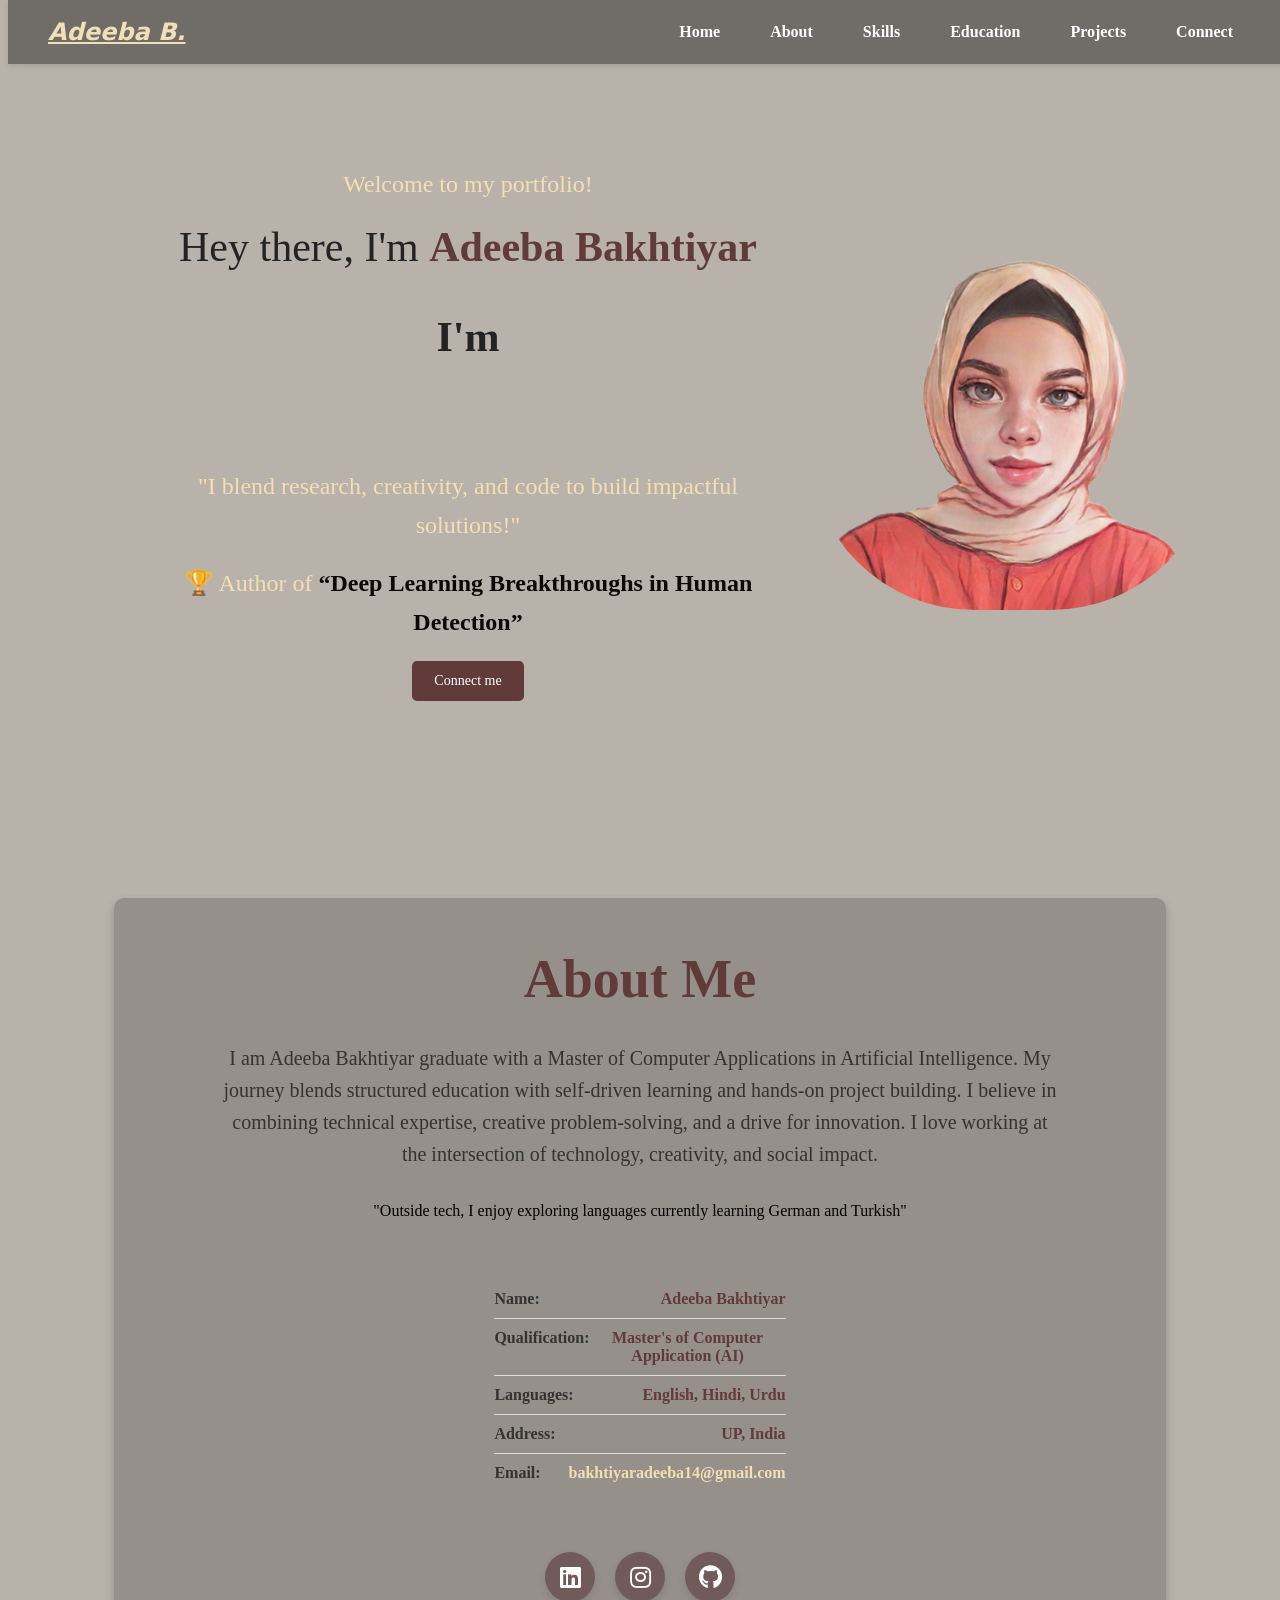
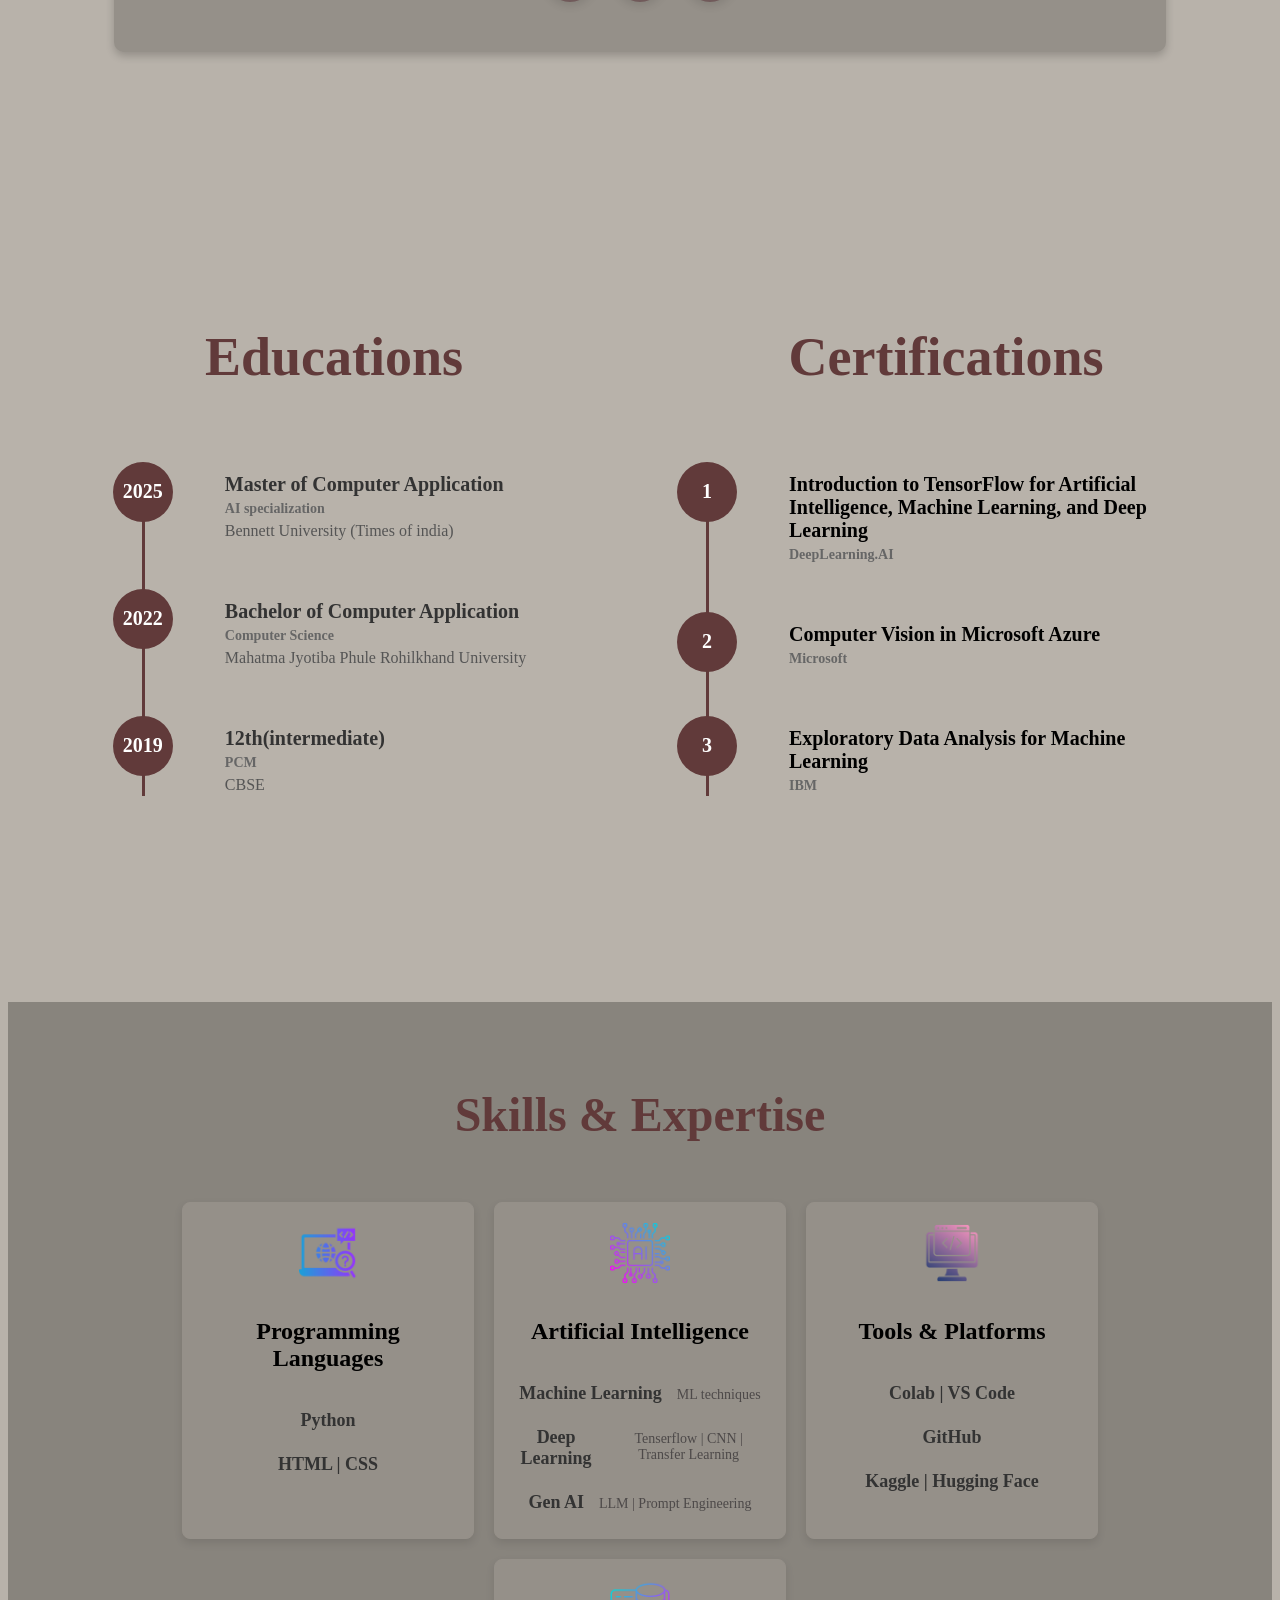
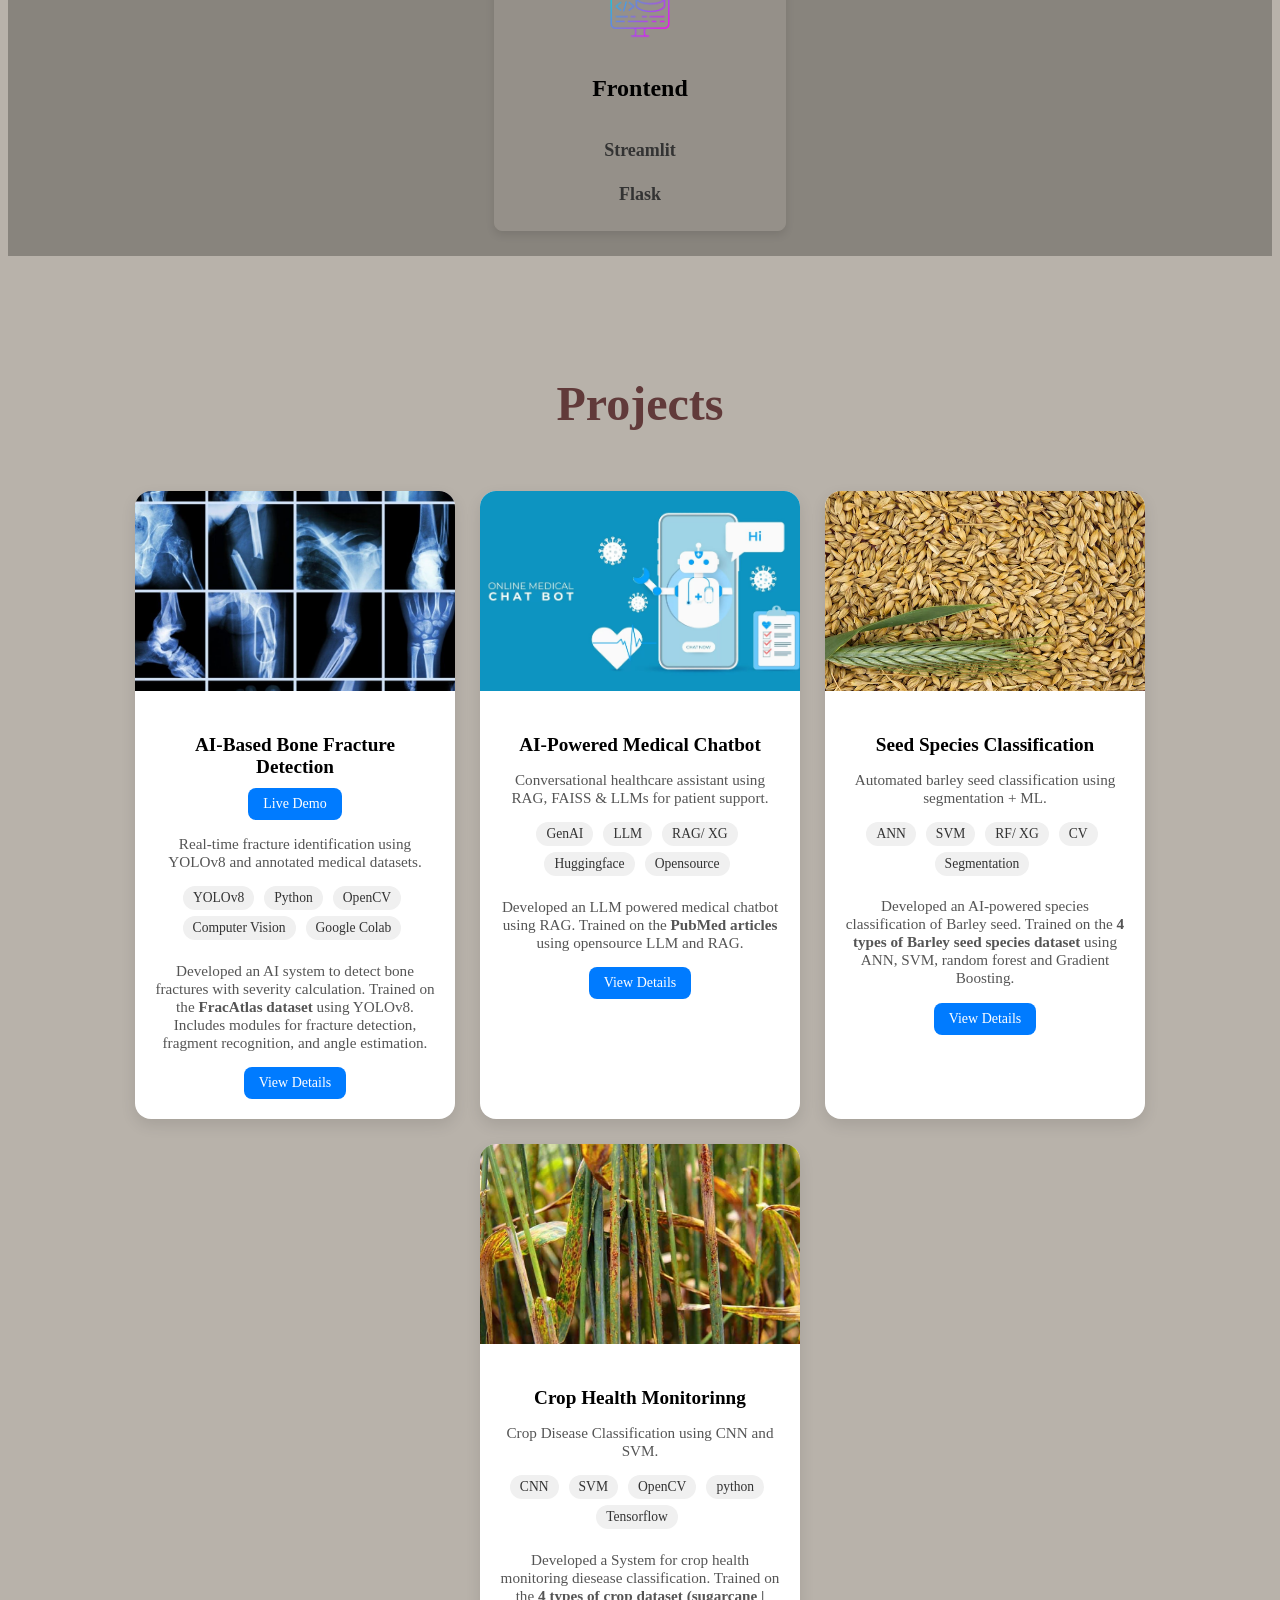
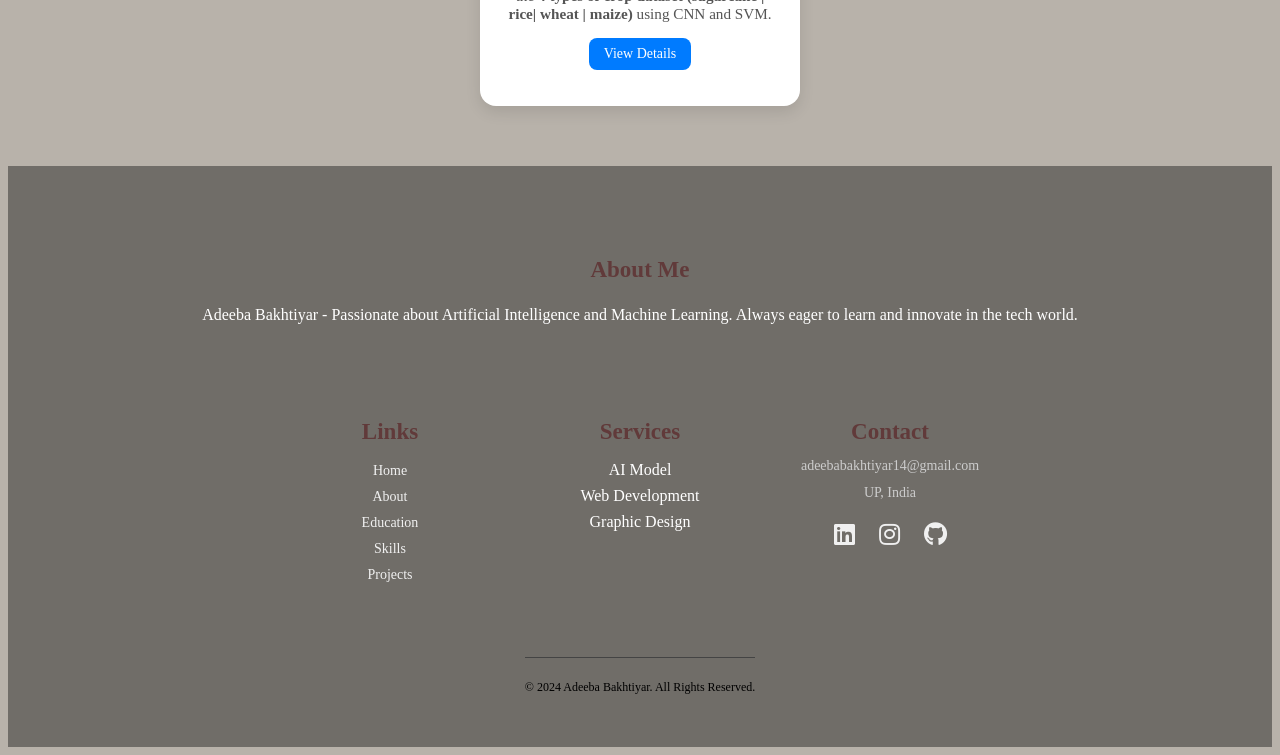
<file: index.html>
<!DOCTYPE html>
<html lang="en">

<head>
    <meta charset="UTF-8">
    <meta name="viewport" content="width=device-width, initial-scale=1.0">
    <title>portfolio</title>
    <link rel="stylesheet" href="index.css">
    <!-- FontAwesome for icons (Make sure you have the link in your project) -->
    <link rel="stylesheet" href="https://cdnjs.cloudflare.com/ajax/libs/font-awesome/5.15.4/css/all.min.css">
</head>

<body data-spy="scroll" data-target=".site-navbar-target" data-offset="300">

    <!-- ------------------header--------------------- -->
    <nav class="header" id="navbar">
        <div class="container">
            <a class="logo" href="index.html"><span>Adeeba B.</span></a>
            <button class="navbar-toggle" type="button" data-toggle="collapse" data-target="#ftco-nav"
                aria-controls="ftco-nav" aria-expanded="false" aria-label="Toggle navigation">
                <span class="menu"></span> Menu
            </button>

            <div class="collapse navbar-collapse" id="navbar">
                <ul class="navbar-nav nav ml-auto">
                    <li class="nav-item"><a href="#home-section" class="nav-link"><span>Home</span></a></li>
                    <li class="nav-item"><a href="#about-section" class="nav-link"><span>About</span></a></li>
                    <li class="nav-item"><a href="#skills-section" class="nav-link"><span>Skills</span></a></li>
                    <li class="nav-item"><a href="#education-section" class="nav-link"><span>Education</span></a></li>
                    <li class="nav-item"><a href="#projects" class="nav-link"><span>Projects</span></a></li>
                    <li class="nav-item"><a href="#about-section" class="nav-link"><span>Connect</span></a></li>
                </ul>
            </div>
        </div>
    </nav>

    <!-- -------------------home-------------------- -->
    <section class="home" id="home-section">
        <div class="container">
            <div class="row">

                <div class="about-text">
                    <p>Welcome to <span class="mobile-block">my portfolio!</span></p>
                    <span class="intro">Hey there, I'm <span style="color: #613a3a; font-weight: bold;">Adeeba Bakhtiyar</span> </span>
                    <h1 class="animated-text">

                        <span class="intro">I'm </span>
                        <div class="animated-info">
                            <span class="animated-item">AI Engineer</span>
                            <span class="animated-item">Researcher</span>
                            <span class="animated-item">Creative Technologist</span>
                        </div>
                    </h1>

                    <p>"I blend research, creativity, and code to build impactful solutions!"</p>
                 <!--  <h1> Whether you're looking for a developer, a researcher, or a service provider you're in the right place.”</h1> -->
                    <p class="hero-highlight">
                        🏆 Author of 
                    <a href="https://ieeexplore.ieee.org/document/10847522" target="_blank">
                        “Deep Learning Breakthroughs in Human Detection”
                    </a>
                    </p>
                    <div class="button">
                        <!-- <a href="ADEEBA_BAKHTIYAR_CV.pdf" view="Adeeba_Bakhtiyar_Resume"
                            class="btn mr-lg-2 custom-btn"><i class='uil uil-file-alt'></i> Download CV</a> -->
                        <a href="mailto:bakhtiyaradeeba14@gmail.com"
                            class="btn custom-btn custom-btn-bg custom-btn-link">Connect me</a>
                    </div>
                </div>


                <div class="about-image svg">
                    <img src="img/adeeba_illus.jpg" class="img-fluid" alt="svg image">
                </div>

            </div>
        </div>
    </section>





    <!-- --------------------------about------------------- -->
    <section class="about " id="about-section">
        <div class="container-abt">
            <div class="heading-section">
                <h2 class="mb-4" style="font-size: 54px; text-transform: capitalize; padding-top: 0px; color: #613a3a;">About Me</h2>
                <p>I am Adeeba Bakhtiyar graduate with a Master of Computer Applications in Artificial Intelligence. 
                    My journey blends structured education with self-driven learning and hands-on project building.
                    I believe in combining technical expertise, creative problem-solving, and a drive for innovation. 
                    I love working at the intersection of technology, creativity, and social impact.
                
                </p>
                      "Outside tech, I enjoy exploring languages currently learning German and Turkish"
                <ul class="info">
                    <li><span class="ques">Name:</span> <span class="ans">Adeeba Bakhtiyar</span></li>
                    <li><span class="ques">Qualification:</span> <span class="ans">Master's of Computer Application (AI)</span></li>
                    <li><span class="ques">Languages:</span> <span class="ans">English, Hindi, Urdu</span></li>
                    <li><span class="ques">Address:</span> <span class="ans">UP, India</span></li>
                    <li><span class="ques">Email:</span> <span class="ans" style="color: #F5DEB3;">bakhtiyaradeeba14@gmail.com</span></li>
                </ul>

                <div class="social-icons" id="connect">
                    <!-- LinkedIn -->
                    <a href="https://www.linkedin.com/in/adeeba-bakhtiyar" target="_blank" class="social-icon linkedin"
                        aria-label="LinkedIn">
                        <i class="fab fa-linkedin"></i>
                    </a>
                    <!-- Instagram -->
                    <a href="https://www.instagram.com/adeeba_ba" target="_blank" class="social-icon instagram"
                        aria-label="Instagram">
                        <i class="fab fa-instagram"></i>
                    </a>
                    <!-- CodeChef -->
                    <!-- <a href="https://www.codechef.com/users/adeebaa" target="_blank" class="social-icon codechef"
                        aria-label="CodeChef">
                        <i class="fab fa-codechef"></i> -->
                    </a>
                    <!-- GitHub -->
                    <a href="https://github.com/AdeebaBakhtiyar" target="_blank" class="social-icon github"
                        aria-label="GitHub">
                        <i class="fab fa-github"></i>
                    </a>
                </div>

            </div>
        </div>



        </div>


    </section>


    <!-- ------------------------qualification----------------- -->
    <section class="qual" id="education-section">
        <!-- -----------education----------- -->
        <div class="edu">
            <h2 class="ed">Educations</h2>
            <div class="timeline">
                <div class="master">
                    <div class="timeline-yr">
                        <span>2025</span>
                    </div>
                    <div class="timeline-info">
                        <h3><span>Master of Computer Application</span><small>AI specialization</small></h3>
                        <p>Bennett University (Times of india)</p>
                    </div>
                </div>

                <div class="bachelor">
                    <div class="timeline-yr">
                        <span>2022</span>
                    </div>
                    <div class="timeline-info">
                        <h3><span>Bachelor of Computer Application</span><small>Computer Science</small></h3>
                        <p>Mahatma Jyotiba Phule Rohilkhand University</p>
                    </div>
                </div>

                <div class="board">
                    <div class="timeline-yr">
                        <span>2019</span>
                    </div>
                    <div class="timeline-info">
                        <h3><span>12th(intermediate)</span><small>PCM</small></h3>
                        <p>CBSE</p>
                    </div>
                </div>

            </div>
        </div>
        <!-- -----------cert---------- -->
        <div class="edu">
            <h2 class="ed">Certifications</h2>
            <div class="timeline">
                <div class="master">
                    <div class="timeline-yr">
                        <span>1</span>
                    </div>
                    <div class="timeline-info">
                        <a href="https://www.coursera.org/account/accomplishments/records/SD7UD8A5PL6N"><h3><span>Introduction to TensorFlow for Artificial Intelligence, Machine Learning, and Deep
                                Learning</span></a><small>DeepLearning.AI</small></h3>
                    </div>
                </div>

                <div class="bachelor">
                    <div class="timeline-yr">
                        <span>2</span>
                    </div>
                    <div class="timeline-info">
                        <a href="https://www.coursera.org/account/accomplishments/records/6XAW9YWFEXEA"><h3><span>Computer Vision in Microsoft Azure</span></a><small>Microsoft</small></h3>
                    </div>
                </div>

                <div class="board">
                    <div class="timeline-yr">
                        <span>3</span>
                    </div>
                    <div class="timeline-info">
                        <a href="https://www.coursera.org/account/accomplishments/records/AXD4PXTZT9DA"><h3><span>Exploratory Data Analysis for Machine Learning</span></a><small>IBM</small></h3>
                    </div>
                </div>

            </div>
        </div>
    </section>

    <!-- ------------------skill-------------------- -->
    <!-- Skills Section -->
    <section class="skills" id="skills-section">
        <h2 class="section-title">Skills & Expertise</h2>
        <div class="skills-container">

            <!-- Skill Badge: Programming Languages -->
            <div class="skill-badge">
                <div class="skill-icon">
                    <img src="img/programming-language.png" alt="Coding">
                </div>
                <h2>Programming Languages</h2>
                <div class="skill-info">
                    <h3>Python</h3>
                    <!-- <p>Proficient</p> -->
                </div>
                <div class="skill-info">
                    <h3>HTML | CSS</h3>
                    <!-- <p>Fundamentals</p> -->
                </div>
            </div>

            <!-- Skill Badge: AI -->
            <div class="skill-badge">
                <div class="skill-icon">
                    <img src="img/chip.png" alt="AI">
                </div>
                <h2>Artificial Intelligence</h2>
                <div class="skill-info">
                    <h3>Machine Learning</h3>
                    <p>ML techniques</p>
                </div>
                <div class="skill-info">
                    <h3>Deep Learning</h3>
                    <p>Tenserflow | CNN | Transfer Learning </p>
                </div>
                <div class="skill-info">
                    <h3>Gen AI</h3>
                    <p>LLM | Prompt Engineering </p>
                </div>
            </div>

            <!-- Skill Badge: Web Development -->
            <div class="skill-badge">
                <div class="skill-icon">
                    <img src="img/web-development.png" alt="Tools & Platform">
                </div>
                <h2>Tools & Platforms</h2>
                <div class="skill-info">
                    <h3>Colab | VS Code</h3>
                    <!-- <p>Experienced</p> -->
                </div>
                <div class="skill-info">
                    <h3>GitHub</h3>
                    <!-- <p>Experienced</p> -->
                </div>
                <div class="skill-info">
                    <h3>Kaggle | Hugging Face</h3>
                    <!-- <p>Experienced</p> -->
                </div>
            </div>

            <!-- Skill Badge: Framework/Backend -->
            <div class="skill-badge">
                <div class="skill-icon">
                    <img src="img/backend.png" alt="Web Development">
                </div>
                <h2>Frontend</h2>
                <div class="skill-info">
                    <h3>Streamlit</h3>
                    <!-- <p>Intermediate</p> -->
                </div>
                <div class="skill-info">
                    <h3>Flask</h3>
                    <!-- <p>Beginner</p> -->
                </div>
            </div>

        </div>
    </section>

    <!-- -----------Projects -------- -->
    <!-- Projects Section -->
<section id="projects" class="section">
  <div class="container">
    <h2 class="section-title">Projects</h2>
    
    <!-- Project Cards Row -->
    <div class="project-row">
      <!-- Project Card 1 -->
      <div class="project-card">
        <img src="img\bone-fracture.jpg" alt="Bone Fracture Detection">
        <div class="project-content">
          <h3>AI-Based Bone Fracture Detection</h3>
            <a href="https://huggingface.co/spaces/adeebaai/bone-fracture-detection" class="btn">Live Demo</a>
          <p>Real-time fracture identification using YOLOv8 and annotated medical datasets.</p>
          <!-- Tech Stack -->
          <div class="tech-stack">
            <span class="badge">YOLOv8</span>
            <span class="badge">Python</span>
            <span class="badge">OpenCV</span>
            <span class="badge">Computer Vision</span>
            <span class="badge">Google Colab</span>
          </div>
          <p class="description">
            Developed an AI system to detect bone fractures with severity calculation. 
            Trained on the <strong>FracAtlas dataset</strong> using YOLOv8. 
            Includes modules for fracture detection, fragment recognition, and angle estimation.
          </p>

          <a href="projects/bone_fracture.html" class="btn">View Details</a>
        </div>
      </div>

      <!-- Project Card 2 -->
      <div class="project-card">
        <img src="img/medical.jpg" alt="Medical Chatbot">
        <div class="project-content">
          <h3>AI-Powered Medical Chatbot</h3>
          <p>Conversational healthcare assistant using RAG, FAISS & LLMs for patient support.</p>
          <div class="tech-stack">
            <span class="badge">GenAI</span>
            <span class="badge">LLM</span>
            <span class="badge">RAG/ XG</span>
            <span class="badge">Huggingface</span>
            <span class="badge">Opensource</span>
          </div>
          <p class="description">
            Developed an LLM powered medical chatbot using RAG. 
            Trained on the <strong>PubMed articles</strong> using opensource LLM and RAG. 
          </p>
          <a href="projects/medical_chatbot.html" class="btn">View Details</a>
        </div>
      </div>

      <!-- Project Card 3 -->
      <div class="project-card">
        <img src="img\barley seed.avif" alt="Seed Species Classification">
        <div class="project-content">
          <h3>Seed Species Classification</h3>
          <p>Automated barley seed classification using segmentation + ML.</p>
           <div class="tech-stack">
            <span class="badge">ANN</span>
            <span class="badge">SVM</span>
            <span class="badge">RF/ XG</span>
            <span class="badge">CV</span>
            <span class="badge">Segmentation</span>
            <p class="description">
            Developed an AI-powered species classification of Barley seed. 
            Trained on the <strong>4 types of Barley seed species dataset</strong> using ANN, SVM, random forest and Gradient Boosting. 
          </p>
        </div>
          <a href="projects/Barley_species_classification.html" class="btn">View Details</a>
        </div>
      </div>

       <!-- Project Card 4 -->
      <div class="project-card">
        <img src="img/crop_dis.jpg" alt="Crop Health Monitoring">
        <div class="project-content">
          <h3>Crop Health Monitorinng</h3>
          <p>Crop Disease Classification using CNN and SVM.</p>
           <div class="tech-stack">
            <span class="badge">CNN</span>
            <span class="badge">SVM</span>
            <span class="badge">OpenCV</span>
            <span class="badge">python</span>
            <span class="badge">Tensorflow</span>
            <p class="description">
            Developed a System for crop health monitoring diesease classification. 
            Trained on the <strong>4 types of crop dataset (sugarcane | rice| wheat | maize)</strong> using CNN and SVM. 
          </p>
          <a href="projects/crop-disease.html" class="btn">View Details</a>
        </div>
      </div>
      
    </div>
  </div>
</section>


    <!---------------------- Footer ---------------- -->
    <footer class="footer">
        <div class="footer-column">
            <h3>About Me</h3>
            <p>Adeeba Bakhtiyar - Passionate about Artificial Intelligence and Machine Learning. Always eager to learn and innovate in the tech world.</p>
        </div>

        <div class="footer-info">
            
            <div class="footer-column">
              <h3>Links</h3>
              <ul>
                <li><a href="#home-section">Home</a></li>
                <li><a href="#about-section">About</a></li>
                <li><a href="#education-section">Education</a></li>
                <li><a href="#skills-section">Skills</a></li>
                <li><a href="#projects-section">Projects</a></li>
              </ul>
            </div>
            <div class="footer-column">
              <h3>Services</h3>
              <ul>
                <li>AI Model</li>
                <li>Web Development</li>
                <li>Graphic Design</li>
              </ul>
            </div>
            <div class="footer-column contact-info">
              <h3>Contact</h3>
              <p><a href="mailto:bakhtiyaradeeba14@gmail.com">adeebabakhtiyar14@gmail.com</a></p>
              <p>UP, India</p>

              <ul class="social-links">
                <a href="https://www.linkedin.com/in/adeeba-bakhtiyar" target="_blank"><i class="fab fa-linkedin"></i></a>
                <a href="https://www.instagram.com/adeeba_ba" target="_blank"><i class="fab fa-instagram"></i> </a>
                <a href="https://www.github.com/AdeebaBakhtiyar" target="_blank"><i class="fab fa-github"></i> </a>
                <!-- <a href="https://www.codechef.com" target="_blank"><i class="fab fa-codechef"></i> </a> -->
             </ul>
            </div>
            
          </div>

          <div class="footer-bottom">
            <p>&copy; 2024 Adeeba Bakhtiyar. All Rights Reserved.</p>
          </div>
          
    </footer>


</body>

</html>
</file>
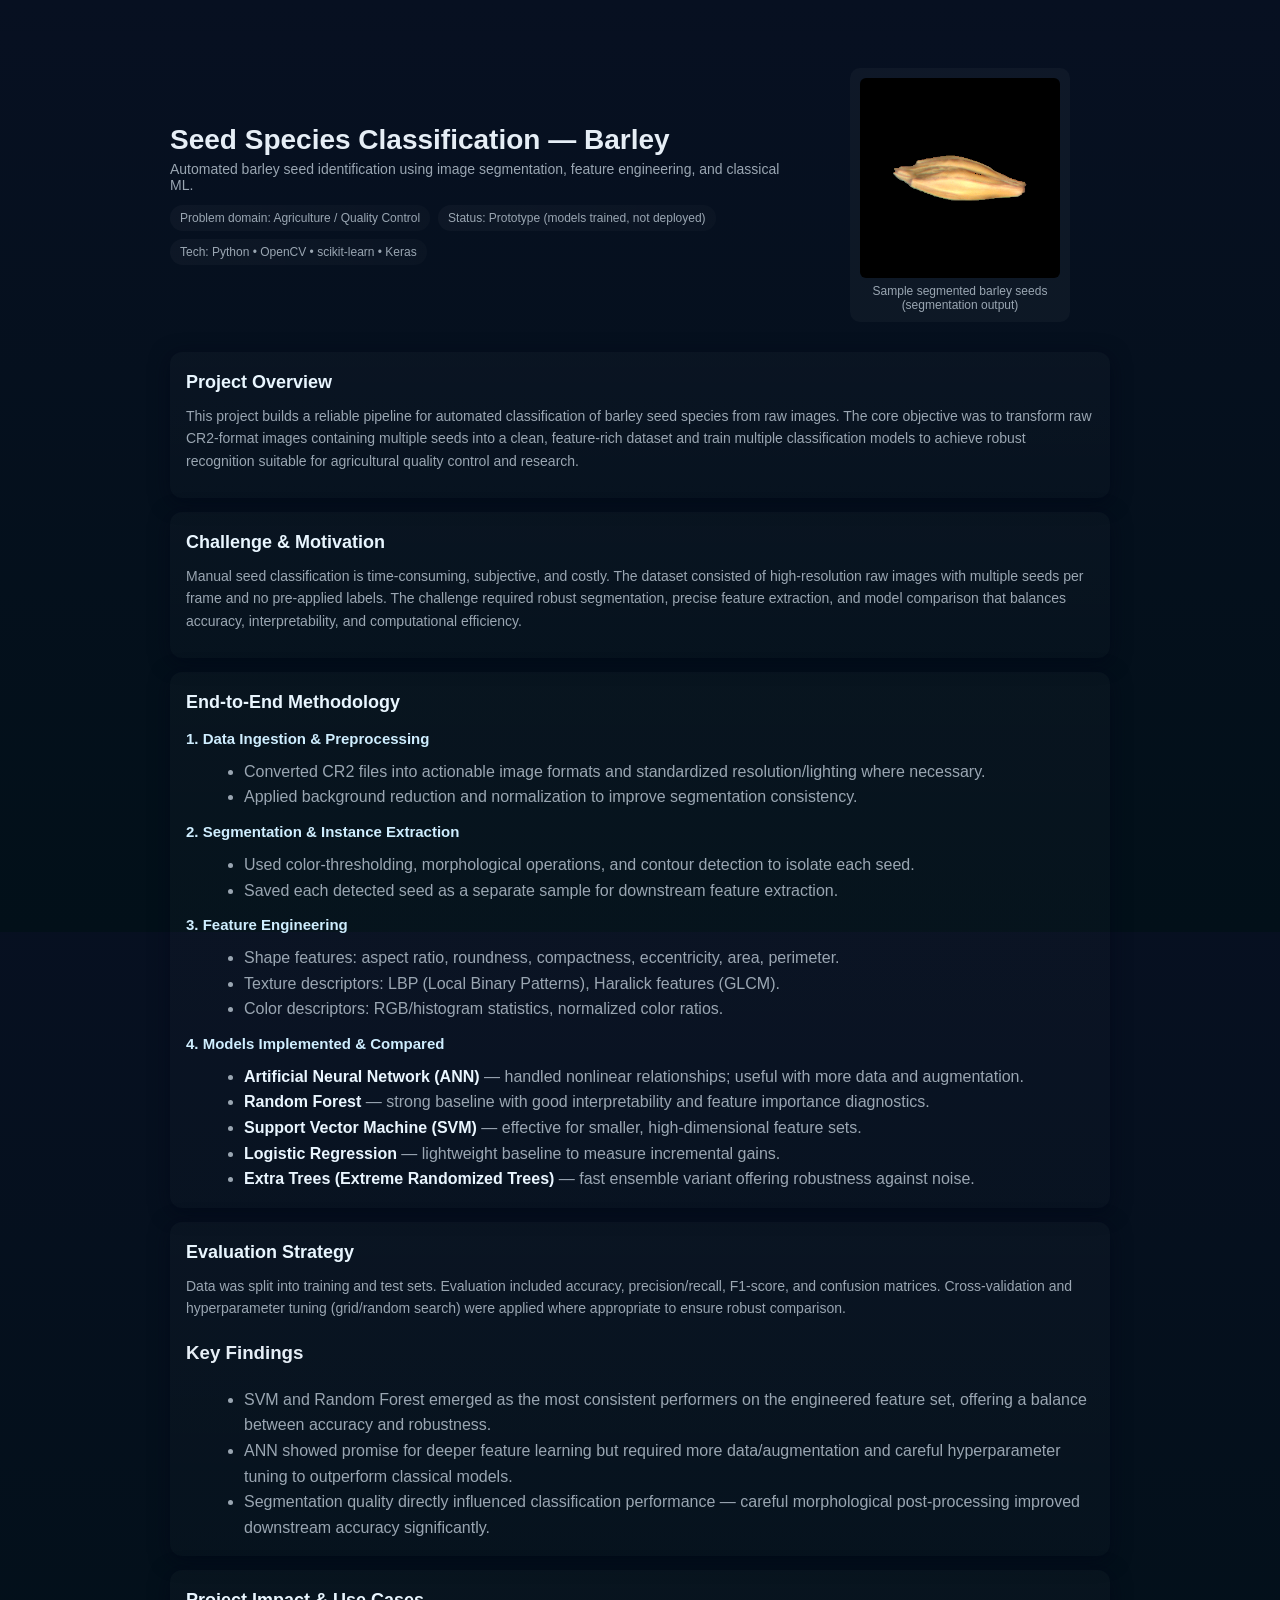
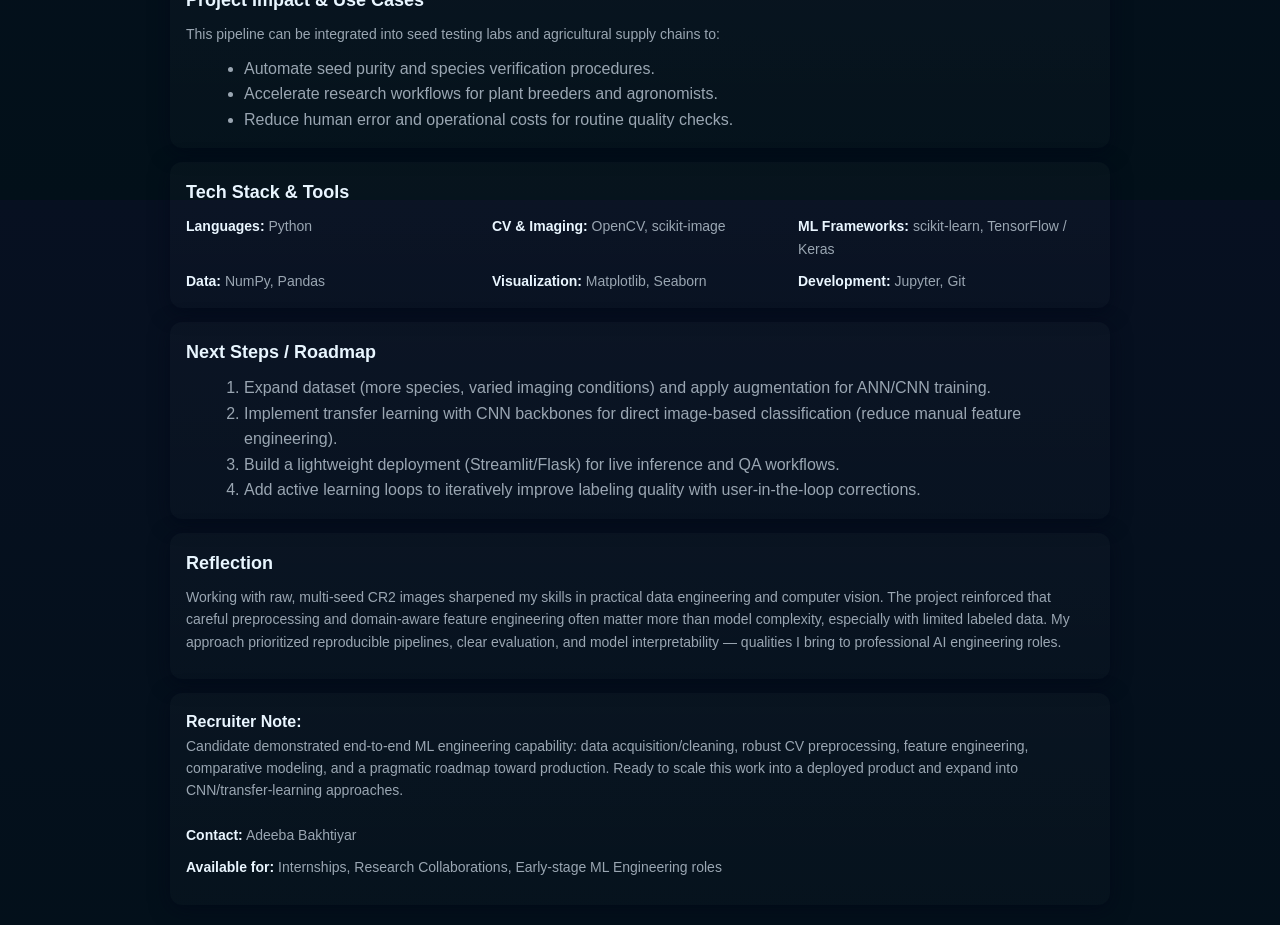
<file: projects/Barley_species_classification.html>
<!-- index.html -->
<!doctype html>
<html lang="en">
<head>
  <meta charset="utf-8" />
  <meta name="viewport" content="width=device-width,initial-scale=1" />
  <title>Seed Species Classification (Barley) — Project Showcase</title>
  <link rel="stylesheet" href="barley-species.css" />
</head>
<body>
  <main class="container">
    <header class="hero">
      <div class="hero-left">
        <h1>Seed Species Classification — Barley</h1>
        <p class="tagline">Automated barley seed identification using image segmentation, feature engineering, and classical ML.</p>
        <div class="meta">
          <span class="pill">Problem domain: Agriculture / Quality Control</span>
          <span class="pill">Status: Prototype (models trained, not deployed)</span>
          <span class="pill">Tech: Python • OpenCV • scikit-learn • Keras</span>
        </div>
      </div>
      <figure class="hero-image">
        <!-- Replace src with your representative image; small gap between image & text kept -->
        <img src="Class_3_1_seed_5.png" alt="Segmented barley seeds sample" />
        <figcaption>Sample segmented barley seeds (segmentation output)</figcaption>
      </figure>
    </header>

    <section class="overview card">
      <h2>Project Overview</h2>
      <p>
        This project builds a reliable pipeline for automated classification of barley seed species from raw images.
        The core objective was to transform raw CR2-format images containing multiple seeds into a clean, feature-rich dataset
        and train multiple classification models to achieve robust recognition suitable for agricultural quality control and research.
      </p>
    </section>

    <section class="challenge card">
      <h2>Challenge & Motivation</h2>
      <p>
        Manual seed classification is time-consuming, subjective, and costly. The dataset consisted of high-resolution raw images with
        multiple seeds per frame and no pre-applied labels. The challenge required robust segmentation, precise feature extraction,
        and model comparison that balances accuracy, interpretability, and computational efficiency.
      </p>
    </section>

    <section class="pipeline card">
      <h2>End-to-End Methodology</h2>

      <h3>1. Data Ingestion & Preprocessing</h3>
      <ul>
        <li>Converted CR2 files into actionable image formats and standardized resolution/lighting where necessary.</li>
        <li>Applied background reduction and normalization to improve segmentation consistency.</li>
      </ul>

      <h3>2. Segmentation & Instance Extraction</h3>
      <ul>
        <li>Used color-thresholding, morphological operations, and contour detection to isolate each seed.</li>
        <li>Saved each detected seed as a separate sample for downstream feature extraction.</li>
      </ul>

      <h3>3. Feature Engineering</h3>
      <ul>
        <li>Shape features: aspect ratio, roundness, compactness, eccentricity, area, perimeter.</li>
        <li>Texture descriptors: LBP (Local Binary Patterns), Haralick features (GLCM).</li>
        <li>Color descriptors: RGB/histogram statistics, normalized color ratios.</li>
      </ul>

      <h3>4. Models Implemented & Compared</h3>
      <ul>
        <li><strong>Artificial Neural Network (ANN)</strong> — handled nonlinear relationships; useful with more data and augmentation.</li>
        <li><strong>Random Forest</strong> — strong baseline with good interpretability and feature importance diagnostics.</li>
        <li><strong>Support Vector Machine (SVM)</strong> — effective for smaller, high-dimensional feature sets.</li>
        <li><strong>Logistic Regression</strong> — lightweight baseline to measure incremental gains.</li>
        <li><strong>Extra Trees (Extreme Randomized Trees)</strong> — fast ensemble variant offering robustness against noise.</li>
      </ul>
    </section>

    <section class="evaluation card">
      <h2>Evaluation Strategy</h2>
      <p>
        Data was split into training and test sets. Evaluation included accuracy, precision/recall, F1-score, and confusion matrices.
        Cross-validation and hyperparameter tuning (grid/random search) were applied where appropriate to ensure robust comparison.
      </p>

      <div class="result-highlights">
        <h3>Key Findings</h3>
        <ul>
          <li>SVM and Random Forest emerged as the most consistent performers on the engineered feature set, offering a balance between accuracy and robustness.</li>
          <li>ANN showed promise for deeper feature learning but required more data/augmentation and careful hyperparameter tuning to outperform classical models.</li>
          <li>Segmentation quality directly influenced classification performance — careful morphological post-processing improved downstream accuracy significantly.</li>
        </ul>
      </div>
    </section>

    <section class="impact card">
      <h2>Project Impact & Use Cases</h2>
      <p>
        This pipeline can be integrated into seed testing labs and agricultural supply chains to:
      </p>
      <ul>
        <li>Automate seed purity and species verification procedures.</li>
        <li>Accelerate research workflows for plant breeders and agronomists.</li>
        <li>Reduce human error and operational costs for routine quality checks.</li>
      </ul>
    </section>

    <section class="tech card">
      <h2>Tech Stack & Tools</h2>
      <div class="stack-grid">
        <div><strong>Languages:</strong> Python</div>
        <div><strong>CV & Imaging:</strong> OpenCV, scikit-image</div>
        <div><strong>ML Frameworks:</strong> scikit-learn, TensorFlow / Keras</div>
        <div><strong>Data:</strong> NumPy, Pandas</div>
        <div><strong>Visualization:</strong> Matplotlib, Seaborn</div>
        <div><strong>Development:</strong> Jupyter, Git</div>
      </div>
    </section>

    <section class="next card">
      <h2>Next Steps / Roadmap</h2>
      <ol>
        <li>Expand dataset (more species, varied imaging conditions) and apply augmentation for ANN/CNN training.</li>
        <li>Implement transfer learning with CNN backbones for direct image-based classification (reduce manual feature engineering).</li>
        <li>Build a lightweight deployment (Streamlit/Flask) for live inference and QA workflows.</li>
        <li>Add active learning loops to iteratively improve labeling quality with user-in-the-loop corrections.</li>
      </ol>
    </section>

    <section class="reflection card">
      <h2>Reflection</h2>
      <p>
        Working with raw, multi-seed CR2 images sharpened my skills in practical data engineering and computer vision.
        The project reinforced that careful preprocessing and domain-aware feature engineering often matter more than model complexity,
        especially with limited labeled data. My approach prioritized reproducible pipelines, clear evaluation, and model interpretability —
        qualities I bring to professional AI engineering roles.
      </p>
    </section>

    <footer class="contact card">
      <div>
        <strong>Recruiter Note:</strong>
        <p>
          Candidate demonstrated end-to-end ML engineering capability: data acquisition/cleaning, robust CV preprocessing, feature engineering,
          comparative modeling, and a pragmatic roadmap toward production. Ready to scale this work into a deployed product and expand into CNN/transfer-learning approaches.
        </p>
      </div>

      <div class="cta">
        <p><strong>Contact:</strong> Adeeba Bakhtiyar</p>
        <p><strong>Available for:</strong> Internships, Research Collaborations, Early-stage ML Engineering roles</p>
      </div>
    </footer>
  </main>
</body>
</html>
</file>
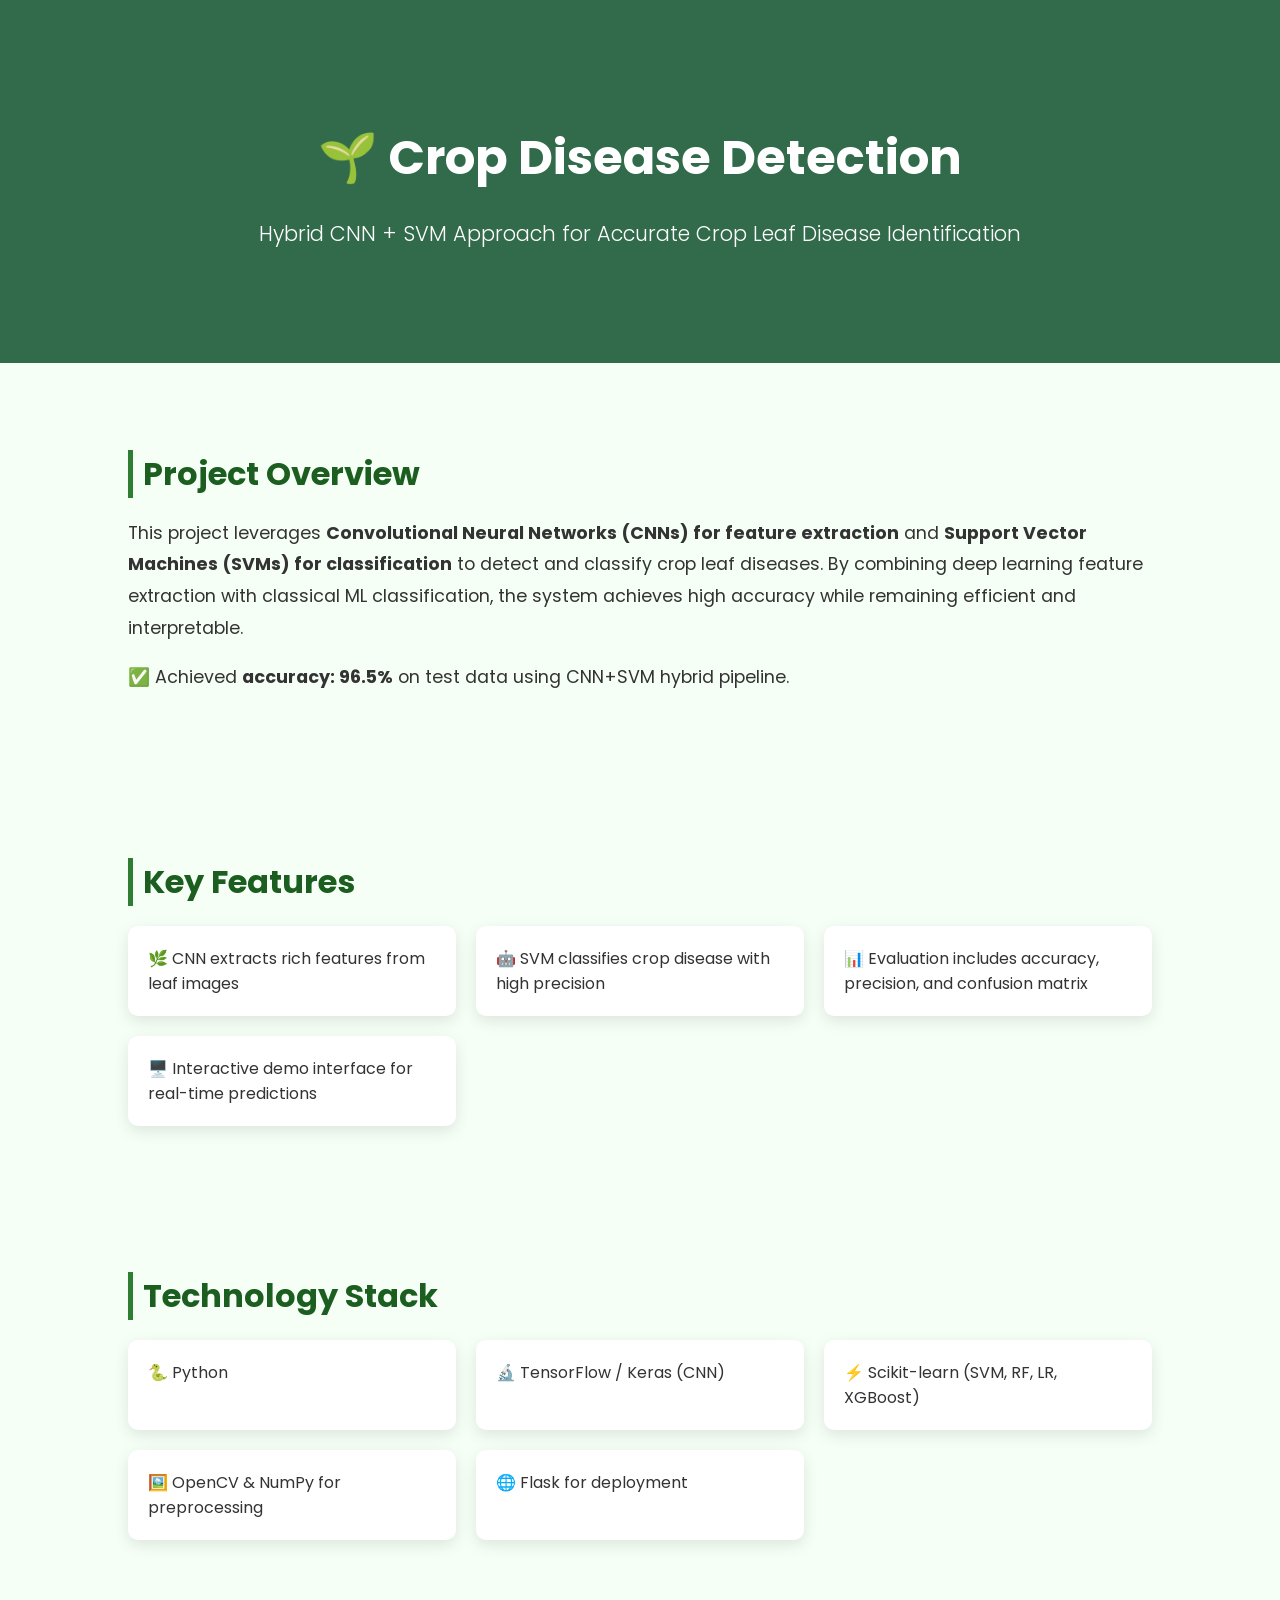
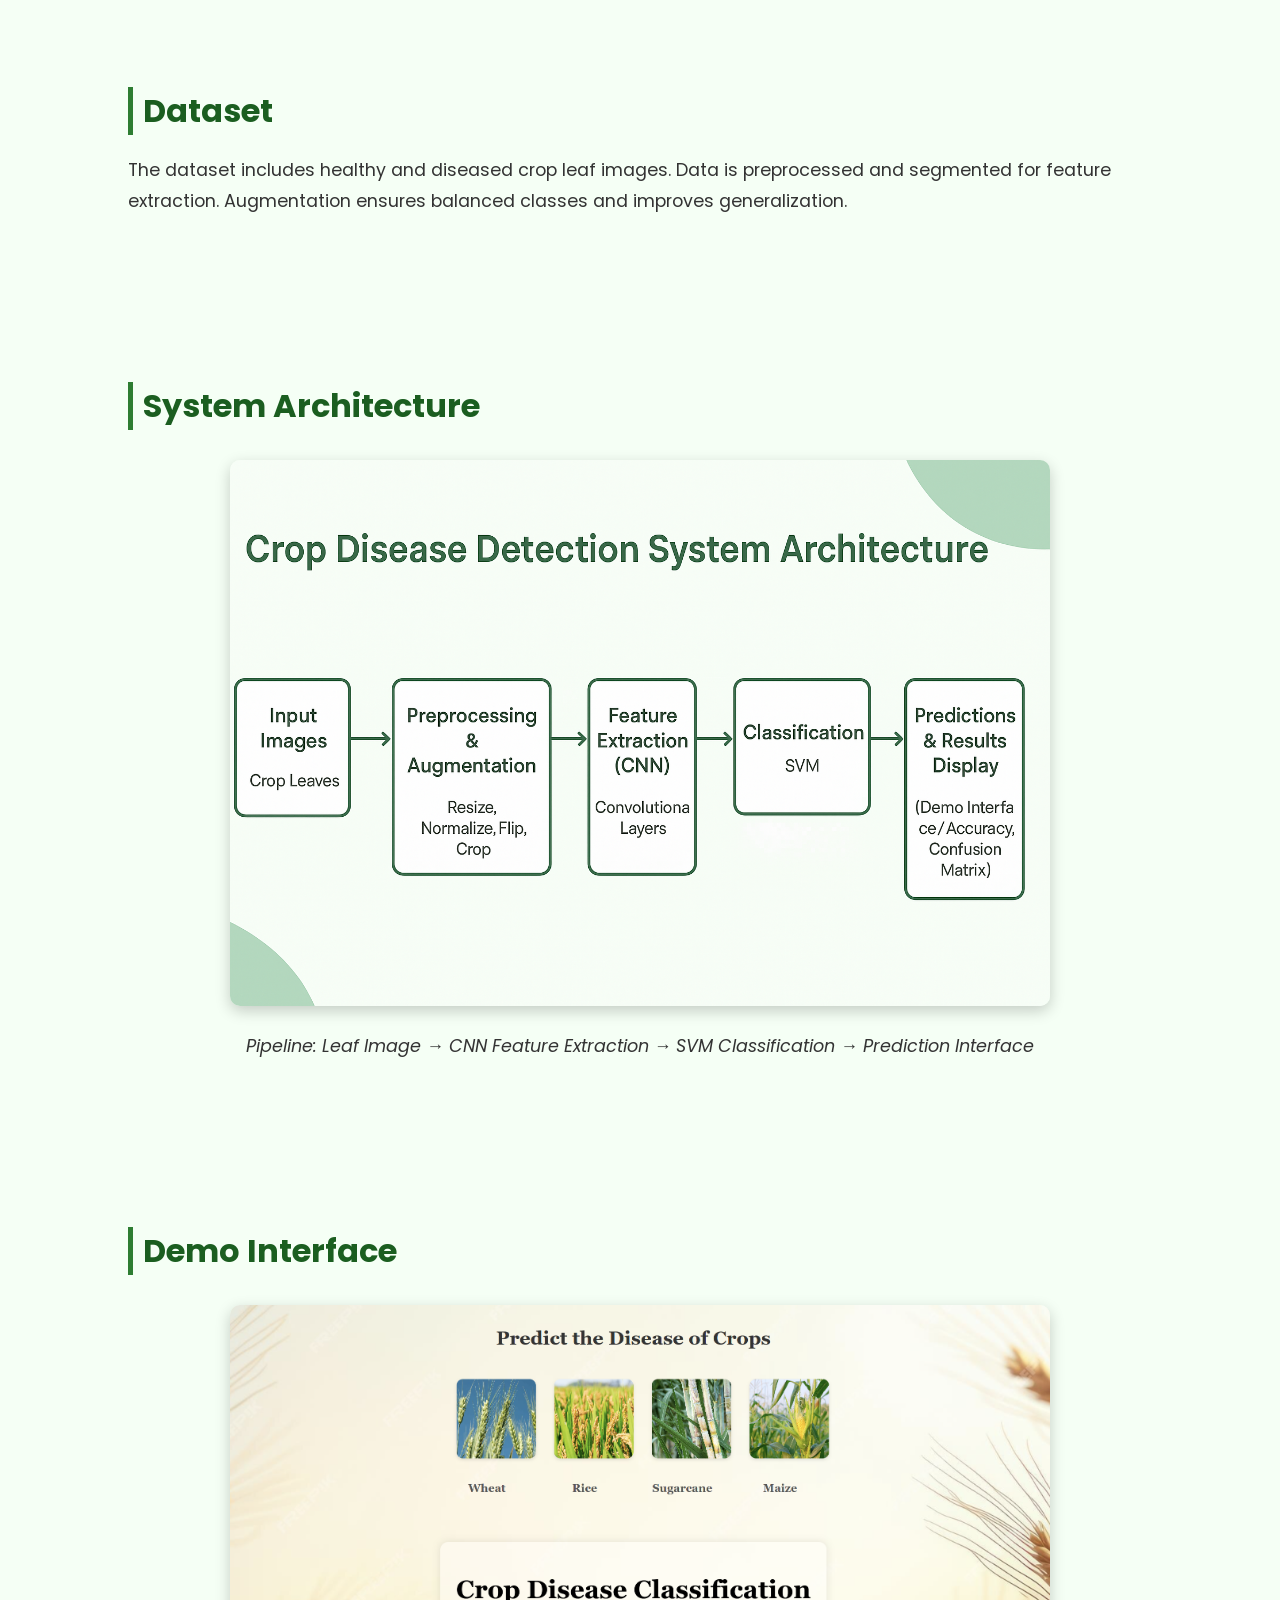
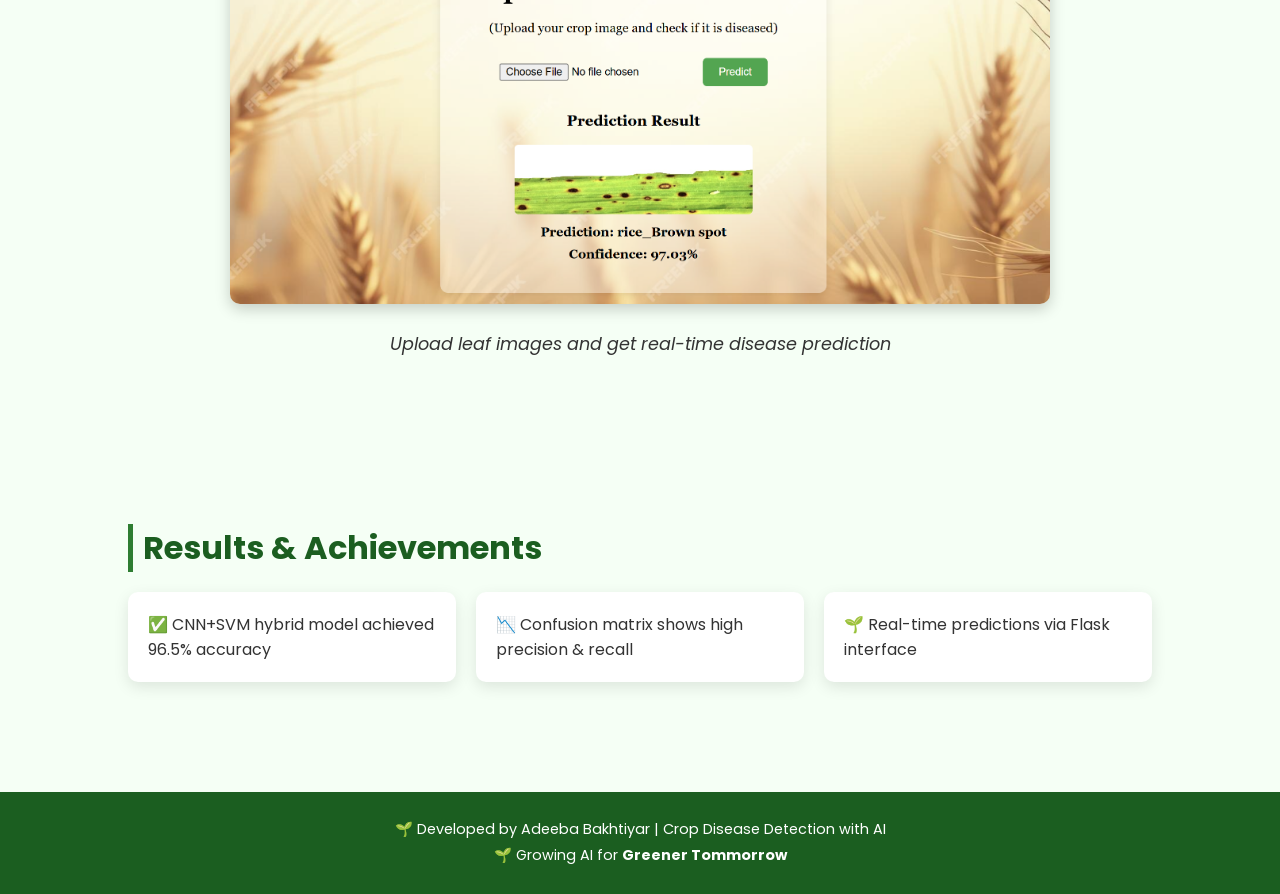
<file: projects/crop-disease.html>
<!DOCTYPE html>
<html lang="en">
<head>
  <meta charset="UTF-8">
  <meta name="viewport" content="width=device-width, initial-scale=1.0">
  <title>Crop Disease Detection Project</title>
  <link rel="stylesheet" href="crop.css">
  <link href="https://fonts.googleapis.com/css2?family=Poppins:wght@300;500;700&display=swap" rel="stylesheet">
</head>
<body>
  <!-- Header -->
  <header>
    <h1>🌱 Crop Disease Detection</h1>
    <p>Hybrid CNN + SVM Approach for Accurate Crop Leaf Disease Identification</p>
  </header>

  <!-- Overview -->
  <section>
    <h2>Project Overview</h2>
    <p>
      This project leverages <b>Convolutional Neural Networks (CNNs) for feature extraction</b> and 
      <b>Support Vector Machines (SVMs) for classification</b> to detect and classify crop leaf diseases. 
      By combining deep learning feature extraction with classical ML classification, 
      the system achieves high accuracy while remaining efficient and interpretable.
    </p>
    <p>✅ Achieved <b>accuracy: 96.5%</b> on test data using CNN+SVM hybrid pipeline.</p>
  </section>

  <!-- Features -->
  <section>
    <h2>Key Features</h2>
    <div class="features">
      <div class="card">🌿 CNN extracts rich features from leaf images</div>
      <div class="card">🤖 SVM classifies crop disease with high precision</div>
      <div class="card">📊 Evaluation includes accuracy, precision, and confusion matrix</div>
      <div class="card">🖥️ Interactive demo interface for real-time predictions</div>
    </div>
  </section>

  <!-- Tech Stack -->
  <section>
    <h2>Technology Stack</h2>
    <div class="tech">
      <div class="card">🐍 Python</div>
      <div class="card">🔬 TensorFlow / Keras (CNN)</div>
      <div class="card">⚡ Scikit-learn (SVM, RF, LR, XGBoost)</div>
      <div class="card">🖼️ OpenCV & NumPy for preprocessing</div>
      <div class="card">🌐 Flask for deployment</div>
    </div>
  </section>

  <!-- Dataset -->
  <section>
    <h2>Dataset</h2>
    <p>
      The dataset includes healthy and diseased crop leaf images. Data is preprocessed and segmented for feature extraction. 
      Augmentation ensures balanced classes and improves generalization.
    </p>
  </section>

  <!-- Architecture Diagram -->
  <section>
    <h2>System Architecture</h2>
    <div class="diagram">
      <img src="Crop Disease Detection Pipeline Overview.png" alt="Architecture Diagram">
      <p><i>Pipeline: Leaf Image → CNN Feature Extraction → SVM Classification → Prediction Interface</i></p>
    </div>
  </section>

  <!-- Demo -->
  <section>
    <h2>Demo Interface</h2>
    <div class="demo">
      <img src="crop-detec.png" alt="Demo Interface">
      <p><i>Upload leaf images and get real-time disease prediction</i></p>
    </div>
  </section>

  <!-- Results -->
  <section>
    <h2>Results & Achievements</h2>
    <div class="results">
      <div class="card">✅ CNN+SVM hybrid model achieved 96.5% accuracy</div>
      <div class="card">📉 Confusion matrix shows high precision & recall</div>
      <div class="card">🌱 Real-time predictions via Flask interface</div>
    </div>
  </section>

  <!-- Footer -->
  <footer>
    <p>🌱 Developed by Adeeba Bakhtiyar | Crop Disease Detection with AI</p>
    <p>🌱 Growing AI for <strong>Greener Tommorrow</strong> </p>
  </footer>
</body>
</html>
</file>
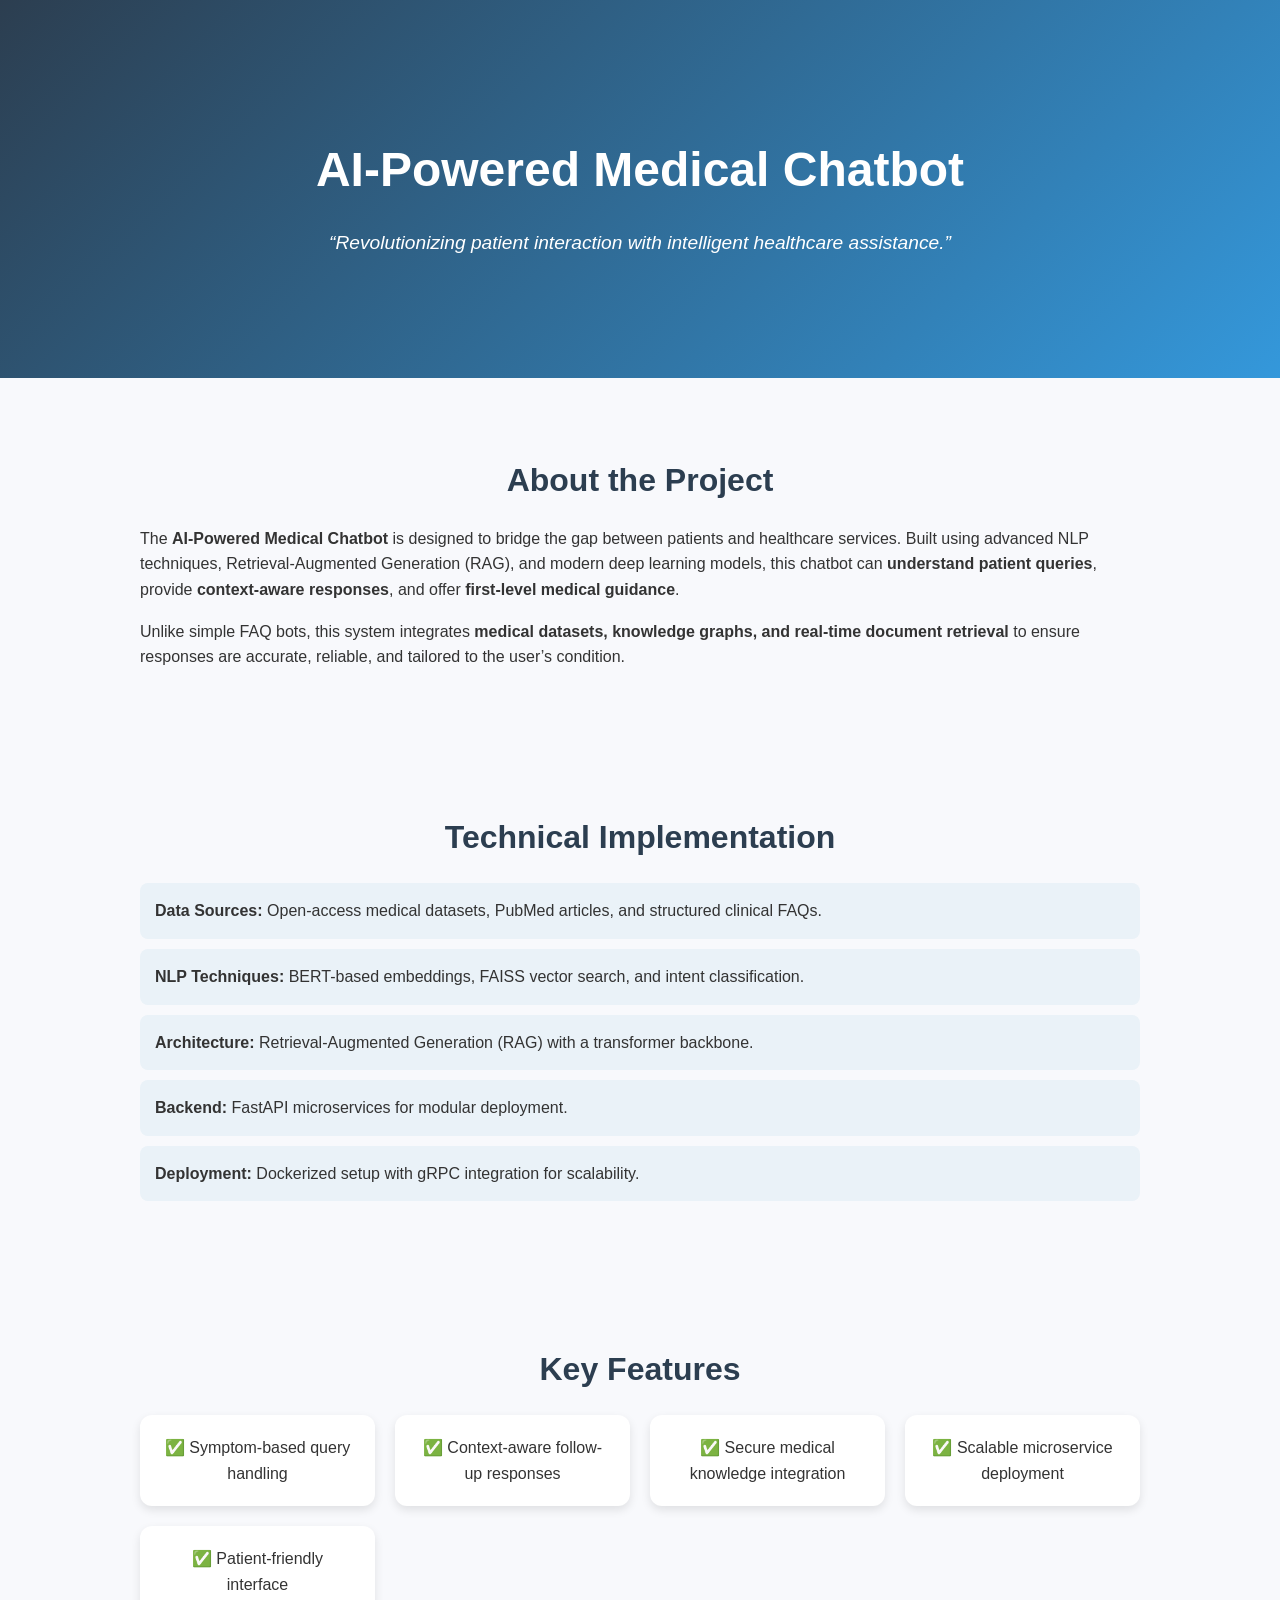
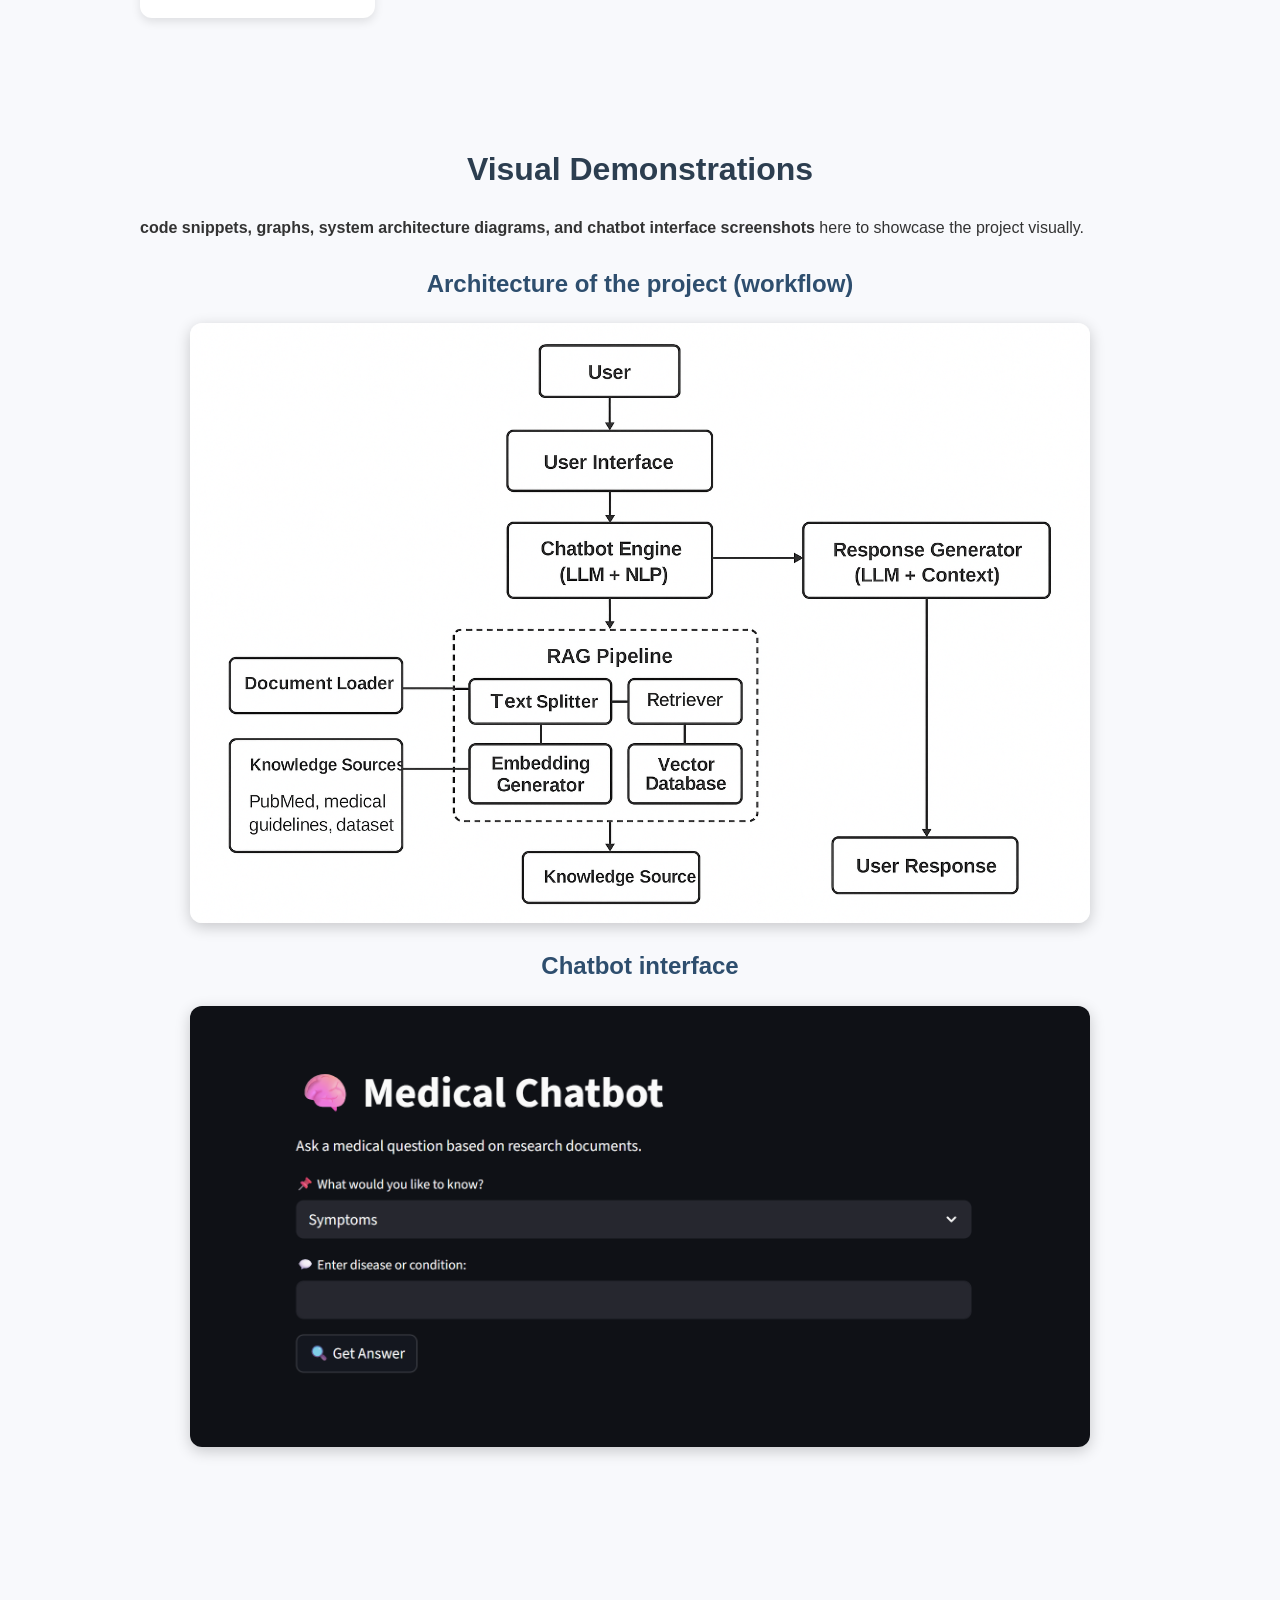
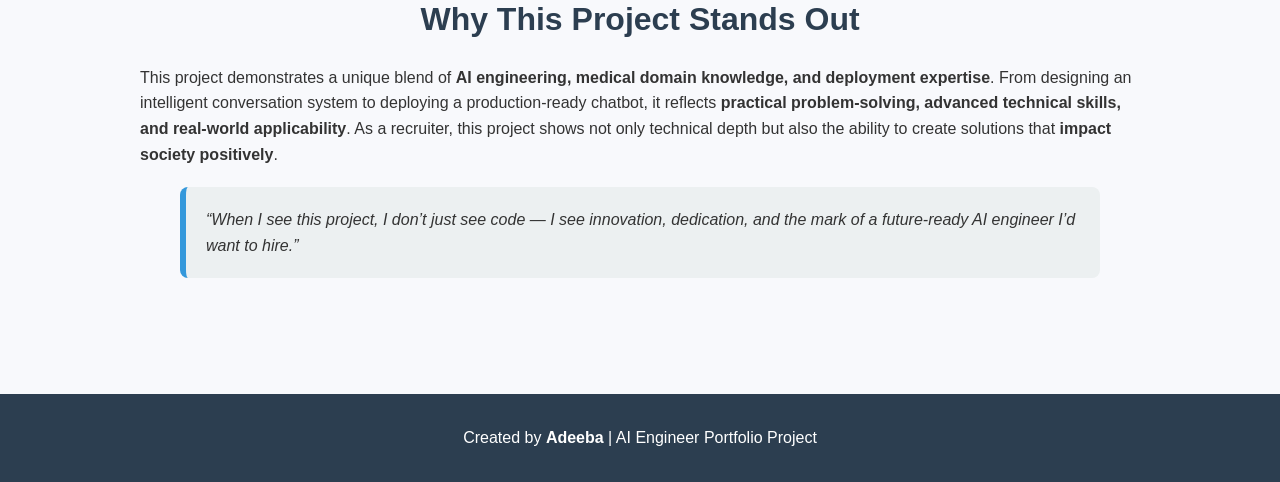
<file: projects/medical_chatbot.html>
<!DOCTYPE html>
<html lang="en">
<head>
    <meta charset="UTF-8">
    <meta name="viewport" content="width=device-width, initial-scale=1.0">
    <title>Medical Chatbot Project Showcase</title>
    <link rel="stylesheet" href="medical-chatbot.css">
</head>
<body>
    <!-- Hero Section -->
    <header class="hero">
        <div class="hero-content">
            <h1>AI-Powered Medical Chatbot</h1>
            <p class="tagline">“Revolutionizing patient interaction with intelligent healthcare assistance.”</p>
        </div>
    </header>

    <!-- About Project -->
    <section class="about">
        <h2>About the Project</h2>
        <p>
            The <strong>AI-Powered Medical Chatbot</strong> is designed to bridge the gap between patients and healthcare services. 
            Built using advanced NLP techniques, Retrieval-Augmented Generation (RAG), and modern deep learning models, 
            this chatbot can <strong>understand patient queries</strong>, provide <strong>context-aware responses</strong>, 
            and offer <strong>first-level medical guidance</strong>.  
        </p>
        <p>
            Unlike simple FAQ bots, this system integrates <strong>medical datasets, knowledge graphs, and real-time document retrieval</strong> 
            to ensure responses are accurate, reliable, and tailored to the user’s condition. 
        </p>
    </section>

    <!-- Technical Details -->
    <section class="technical">
        <h2>Technical Implementation</h2>
        <ul>
            <li><strong>Data Sources:</strong> Open-access medical datasets, PubMed articles, and structured clinical FAQs.</li>
            <li><strong>NLP Techniques:</strong> BERT-based embeddings, FAISS vector search, and intent classification.</li>
            <li><strong>Architecture:</strong> Retrieval-Augmented Generation (RAG) with a transformer backbone.</li>
            <li><strong>Backend:</strong> FastAPI microservices for modular deployment.</li>
            <li><strong>Deployment:</strong> Dockerized setup with gRPC integration for scalability.</li>
        </ul>
    </section>

    <!-- Key Features -->
    <section class="features">
        <h2>Key Features</h2>
        <div class="grid">
            <div class="card">✅ Symptom-based query handling</div>
            <div class="card">✅ Context-aware follow-up responses</div>
            <div class="card">✅ Secure medical knowledge integration</div>
            <div class="card">✅ Scalable microservice deployment</div>
            <div class="card">✅ Patient-friendly interface</div>
        </div>
    </section>

    <!-- Visuals -->
    <section class="visuals">
        <h2>Visual Demonstrations</h2>
        <p><strong>code snippets, graphs, system architecture diagrams, and chatbot interface screenshots</strong> here to showcase the project visually.</p>
        <h3>Architecture of the project (workflow)</h3>
        <img src="cahtbot-arch.png" alt="Chatbot Architecture Diagram">
        <h3>Chatbot interface</h3>
        <img src="chatbot-demo.png" alt="Chatbot Demo Screenshot">
    </section>

    <!-- Recruiter Impression -->
    <section class="recruiter">
        <h2>Why This Project Stands Out</h2>
        <p>
            This project demonstrates a unique blend of <strong>AI engineering, medical domain knowledge, and deployment expertise</strong>.  
            From designing an intelligent conversation system to deploying a production-ready chatbot, it reflects 
            <strong>practical problem-solving, advanced technical skills, and real-world applicability</strong>.  
            As a recruiter, this project shows not only technical depth but also the ability to create solutions that 
            <strong>impact society positively</strong>.
        </p>
        <blockquote>
            “When I see this project, I don’t just see code — I see innovation, dedication, and the mark of a future-ready AI engineer I’d want to hire.”
        </blockquote>
    </section>

    <!-- Footer -->
    <footer>
        <p>Created by <strong>Adeeba</strong> | AI Engineer Portfolio Project</p>
    </footer>
</body>
</html>
</file>
<file: index.css>
body{
    background-color: #b8b2aa;
}

/* ---------------header-------------- */
.header {
    background-color: #706d68; /* Dark background color */
    position: fixed; /* Sticks the navbar at the top */
    top: 0;
    width: 100%;
    z-index: 1000; /* Ensures the navbar stays on top */
    padding: 18px 0;
    box-shadow: 0 2px 5px rgba(26, 26, 26, 0.1);
}

/* Container styling for layout */
.header .container {
    display: flex;
    justify-content: space-between;
    align-items: center;
    max-width: 1200px;
    margin: 0 auto;
    padding: 0 20px;

}

/* Logo styling */
.logo {
    font-size: 24px;
    color: #fff;
    text-decoration: none;
    font-weight: bold;
}

.logo span {
    color: #f1dfb8;
    font-weight: bold;
    font-style: italic;
    font-family: system-ui, -apple-system, BlinkMacSystemFont, 'Segoe UI', Roboto, Oxygen, Ubuntu, Cantarell, 'Open Sans', 'Helvetica Neue', sans-serif;
    text-decoration: underline;
}

/* Navbar toggle button styling */
.navbar-toggle {
    display: none;
    background: none;
    border: none;
    color: #fff;
    cursor: pointer;
    font-size: 18px;
}

.navbar-toggle .menu {
    display: block;
    width: 25px;
    height: 3px;
    background-color: #fff;
    margin: 5px 0;
    transition: transform 0.3s ease;
}

/* Navbar link styling */
.navbar-nav {
    list-style: none;
    display: flex;
    gap: 20px;
    margin: 0;
    padding: 0;
}

.nav-item {
    position: relative;
}

.nav-link {
    font-weight: bold;
    color: #fff;
    text-decoration: none;
    font-size: 16px;
    padding: 10px 15px;
    transition: color 0.3s ease;
}

.nav-link:hover {
    color: #0c0c0c; /* Hover highlight color */
}

/* Collapse behavior on smaller screens */
@media (max-width: 768px) {
    .navbar-toggle {
        display: block; /* Show the toggle button */
    }

    .collapse.navbar-collapse {
        display: none; /* Hide the menu by default */
        flex-direction: column;
        background: #333;
        position: absolute;
        top: 100%;
        left: 0;
        width: 100%;
    }

    .collapse.navbar-collapse.show {
        display: flex; /* Show menu when toggled */
    }

    .navbar-nav {
        flex-direction: column;
        gap: 0;
    }

    .nav-link {
        padding: 15px 20px;
        border-top: 1px solid #444;
        text-align: left;
    }
}

/* Smooth transition for toggling */
.collapse.navbar-collapse {
    transition: max-height 0.3s ease-out, padding 0.3s ease;
}

/*------------home-----------*/
.home {
    padding: 100px 0; /* Adds spacing around the section */
}

/* Container styling */
.home .container {
    display: flex;
    flex-wrap: nowrap;
    align-items: center;
    justify-content: center;
    height: 70vh;
    text-align: -webkit-center;
}

/* Text section styling */
.about-text {
    max-width: 600px;
   color:#5b4638;
    padding: 50px;
    padding-left: 160px;
    padding-right: inherit;
}

/* Styling for small text */
.animated-text {
    font-size: 50px;
    color: #613a3a;
    font-weight: bold;
    position: relative;
}

.intro {
    display: block;
    font-size: 42px;
    margin-bottom: 5px;
    color: #242323;
}

.animated-info {
    position: relative;
    height: 1.2em; /* Adjust based on the font size */
    overflow: hidden;
}

/* Individual animated items */
.animated-item {
    position: absolute;
    top: 0;
    left: 0;
    width: 100%;
    opacity: 0;
    animation: fade 12s infinite; /* Total duration for the cycle */
}

/* Keyframes for sequential fade animation */
@keyframes fade {
    0%, 20% { opacity: 0; transform: translateY(-100%); } /* Hidden state */
    25%, 45% { opacity: 1; transform: translateY(0); } /* Fade in */
    50%, 70% { opacity: 0; transform: translateY(100%); } /* Fade out */
    75%, 100% { opacity: 0; transform: translateY(200%); } /* Hidden state */
}

/* Sequential animation delays */
.animated-item:nth-child(1) {
    animation-delay: 0s; /* First item visible at the start */
}

.animated-item:nth-child(2) {
    animation-delay: 3s; /* Second item visible after 3 seconds */
}

.animated-item:nth-child(3) {
    animation-delay: 6s; /* Third item visible after 6 seconds */
}

.animated-item:nth-child(4) {
    animation-delay: 9s; /* Fourth item visible after 9 seconds */
}


/* Styling for the paragraph text */
.about-text p {
    margin: 20px 0;
    font-size: 24px;
    line-height: 1.6;
    color: #F5DEB3;
}

/* Button group styling */
.custom-btn-group {
    margin-top: 20px;
    display: flex;
    gap: 10px;
    justify-content: center; /* Centers buttons horizontally */
}

.btn {
    display: inline-block;
    padding: 10px 20px;
    border-radius: 5px;
    color: #fff;
    text-decoration: none;
    font-size: 14px;
    transition: background-color 0.3s ease;
}

.custom-btn {
    background-color: #333;
    border: 2px solid transparent;
}

.custom-btn:hover {
    background-color: #613a3a;
    border-color: #613a3a;
}

.custom-btn-bg {
    background-color: #613a3a;
}

.custom-btn-link {
    border: 2px solid #613a3a;
}

.custom-btn-link:hover {
    background-color: transparent;
    color: #613a3a;
}

/* Image section styling */
.about-image {
    padding: 20px;
    padding-left: 5px;
}

.about-image img {
    max-width: 85%;
    height: auto;
    border-radius: 165px; /* Optional: adds rounded corners */
}

/* Responsive adjustments */
@media (min-width: 992px) {
    .home .row {
        display: flex;
        flex-direction: row;
        align-items: center;
    }

    .about-text {
        order: 1; /* Ensures text appears on the left */
    }

    .about-image {
        order: 2; /* Ensures image appears on the right */
        flex: 1; /* Allows image to take up remaining space */
    }
}

@media (max-width: 991px) {
    .home .row {
        flex-direction: column;
        text-align: center;
    }
    
    .custom-btn-group {
        gap: 15px;
    }
}

/* -------------about--------------- */
/* General styling for the about section */
.about {
    min-height:fit-content; /* Ensures the section takes at least the full viewport height */
    display: flex;
    align-items: center; /* Center content vertically */
    justify-content: center; /* Center content horizontally */
    padding: 60px 0; 
}

/* Container styling */
.container-abt {
    /* max-width: 800px; /* Limit the maximum width of the container */
    width: 80%; 
    /* height:fit-content; */
    background-color: #959089;
    border-radius: 10px; 
     box-shadow: 0 4px 8px rgba(0, 0, 0, 0.2); 
    padding: 20px; /* Space inside the box */
    text-align: center; /* Center text inside the box */
}

/* Heading section styling */
.heading-section {
    margin-bottom: 30px; /* Space below the heading section */
}



/* Main heading styling */
.heading-section h2 {
    font-size: 34px; 
    text-transform: capitalize;
    margin: 30px;
}

/* Paragraph styling */
.heading-section p {
    font-size: 20px;
    color: #333; /* Slightly lighter text color for the paragraph */
    line-height: 1.6;
    margin: 32px 84px
}

.hero-highlight a {
  color: #0d0602;
  text-decoration: none;
  font-weight: 600;
}

.hero-highlight a:hover {
  color: #0b0501;
}

/* About info list styling */
.info {
    list-style: none; /* Remove default list styling */
    padding: 20px 320px; /* Remove padding */
    margin: 40px; /* Remove margin */
}

.info li {
    display: flex;
    justify-content: space-between;
    padding: 10px 0; /* Space between list items */
    border-bottom: 1px solid #ddd; /* Border between items */
    color: #333; /* Dark text color */
}

.info li:last-child {
    border-bottom: none; /* Remove border from the last item */
}

.info span {
    font-weight: bold; /* Bold label text */
}

.ans{
    color: #613a3a;
}

/* Responsive adjustments */
@media (max-width: 768px) {
    .container-abt {
        padding: 20px; /* Adjust padding for smaller screens */
    }

    .heading-section h2 {
        font-size: 28px; /* Smaller font size for smaller screens */
    }

    .heading-section p {
        font-size: 14px; /* Smaller font size for smaller screens */
    }
}

/* Social Media Section */
.social-media {
    padding: 60px 20px;
    text-align: center;
    background-color: #f9f9f9;
}

.section-title {
    font-size: 32px;
    margin-bottom: 30px;
    color: #333;
}

/* Container for Social Icons */
.social-icons {
    display: flex;
    justify-content: center;
    gap: 20px;
    flex-wrap: wrap;
}

/* Social Icon Styling */
.social-icon {
    background-color: #715a5a;
    color: #fff;
    width: 50px;
    height: 50px;
    display: flex;
    align-items: center;
    justify-content: center;
    border-radius: 50%;
    font-size: 24px;
    transition: all 0.3s ease;
    text-decoration: none;
    box-shadow: 0 4px 8px rgba(0, 0, 0, 0.1);
}

.social-icon:hover {
    transform: scale(1.1);
    box-shadow: 0 6px 12px rgba(0, 0, 0, 0.15);
}

/* Individual Icon Colors */
.linkedin:hover {
    background-color: #0077b5;
}

.instagram:hover {
    background-color: #7b0d21;
}

.codechef:hover {
    background-color: #5b4638;
}

.github:hover {
    background-color: #333;
}


/* -------------education------------ */
.qual {
    height: 90vh; 
    display: flex;
    align-items: center; /* Center content vertically */
    justify-content: center; /* Center content horizontally */
    padding: 40px 20px; /* Adjust padding as needed */
}

/* Styling for the main container */
.edu {
    max-width: 800px; /* Limit the maximum width of the container */
    width: 100%;
    /* background-color: #fff; White background for the content */
    /* border-radius: 10px; Rounded corners */
    /* box-shadow: 0 4px 8px rgba(0, 0, 0, 0.2); Shadow effect */
    padding: 0 66px; /* Space inside the box */
    text-align: center; /* Center text inside the box */
}

/* Heading styling */
.ed {
    font-size: 54px; 
    text-transform: capitalize;
    margin-top: 8px;
    color: #613a3a; /* Dark text color */
    text-transform: capitalize;
    font-weight: bold;
}

/* Timeline styling */
.timeline {
    position: relative;
    margin-top: 30px;
    border-left: 3px solid #613a3a; /* Left border for the timeline */
    display: inline-block;
    height: 37vh;
}

/* Individual timeline item styling */
.timeline-yr {
    position: absolute;
    left: -32px;
    margin-top: -11px;
    font-size: 20px;
    font-weight: bold;
    color: #fff;
    background-color: #613a3a;
    border-radius: 50%;
    width: 60px;
    height: 60px;
    display: flex;
    align-items: center;
    justify-content: center;
}

.timeline-info {
    padding-left: 80px; /* Space to align with the timeline years */
    margin-bottom: 20px;
    text-align: left; /* Align text to the left inside the info */
}

.timeline-info a {
    text-decoration: none;
    color: black;
    font-weight: bold;
}

.timeline-info a:hover {
    color: whitesmoke;
}

/* Timeline info heading styling */
.timeline-info h3 {
    font-size: 20px;
    margin: 0;
    color: #333;
}

.timeline-info h3 span {
    display: block;
    font-weight: bold;
}

.timeline-info h3 small {
    display: block;
    font-size: 14px;
    color: #666;
    margin-top: 5px;
}

/* Paragraph styling */
.timeline-info p {
    font-size: 16px;
    color: #555;
    margin-top: 5px;
}

/* Styling adjustments for different education levels */
.master, .bachelor, .board {
    position: relative;
    padding: 10px 0;
    margin-bottom: 20px;
}

.master .timeline-yr,
.bachelor .timeline-yr,
.board .timeline-yr {
    top: 10px; /* Adjust position of the year circle */
}

/* Responsive adjustments */
@media (max-width: 768px) {
    .edu {
        padding: 20px; /* Adjust padding for smaller screens */
    }

    .timeline-yr {
        left: -40px; /* Adjust the position of the timeline year on smaller screens */
        width: 40px;
        height: 40px;
        font-size: 16px;
    }

    .timeline-info {
        padding-left: 70px; /* Adjust left padding for smaller screens */
    }
}

/* ------------Projects ------------*/
/* Projects Section */
#projects {
  text-align: center;
  padding: 60px 0;
}

.project-row {
  display: flex;
  flex-wrap: wrap;
  justify-content: center;
  gap: 25px;
}

.project-card {
  background: #fff;
  border-radius: 16px;
  box-shadow: 0 6px 15px rgba(0,0,0,0.1);
  overflow: hidden;
  max-width: 320px;
  flex: 1 1 calc(33% - 20px);
  transition: transform 0.3s ease, box-shadow 0.3s ease;
}

.project-card:hover {
  transform: translateY(-10px);
  box-shadow: 0 10px 25px rgba(0,0,0,0.2);
}

.project-card img {
  width: 100%;
  height: 200px;
  object-fit: cover;
}

.project-content {
  padding: 20px;
}

.project-content h3 {
  font-size: 1.2rem;
  margin-bottom: 10px;
}

.project-content p {
  font-size: 0.95rem;
  color: #555;
  margin-bottom: 15px;
}

.project-content .btn {
  display: inline-block;
  padding: 8px 15px;
  border-radius: 8px;
  background: #007BFF;
  color: #fff;
  text-decoration: none;
  transition: background 0.3s;
}

.project-content .btn:hover {
  background: #0056b3;
}

.tech-stack {
  margin-bottom: 1rem;
}

.badge {
  display: inline-block;
  background: #f0f0f0;
  color: #333;
  font-size: 0.85rem;
  font-weight: 500;
  padding: 4px 10px;
  border-radius: 20px;
  margin: 0 6px 6px 0;
}

.description {
  font-size: 0.95rem;
  color: #444;
  margin-bottom: 1rem;
}

/* Responsive Adjustments */
@media (max-width: 768px) {
    .project-card {
        flex: 1 1 100%; /* Full width on smaller screens */
    }

    .section-title {
        font-size: 28px;
    }

    .project-title {
        font-size: 20px;
    }
}

/* ---------------Skills---------------- */
.skills {
    padding: 25px 22px;
    text-align: center;
    height: fit-content;
    background-color: #88847d;
}

.section-title {
    font-size: 48px;
    margin: 60px;
    color: #613a3a;
    font-weight: bold;
}

/* Skills Container */
.skills-container {
    display: flex;
    flex-wrap: wrap;
    justify-content: center;
    gap: 20px;
}

/* Skill Badge Styling */
.skill-badge {
    display: flex;
    flex-direction: column;
    align-items: center;
    background-color: #959089;
    border: 1px solid #959089;
    border-radius: 8px;
    padding: 20px;
    width: 250px;
    box-shadow: 0 4px 8px rgba(0, 0, 0, 0.1);
    transition: transform 0.3s, box-shadow 0.3s;
}

.skill-badge img {
    width: 100%;
    height: 100%;
}

.skill-icon {
    display: flex;
    align-items: center;
    justify-content: center;
  
    color: #F5DEB3;
    border-radius: 50%;
    width: 60px;
    height: 60px;
    margin-bottom: 15px;
    font-size: 22px;
    font-weight: bold;
}

/* Skill Information */
.skill-info {
    display: flex;
    align-items: baseline;
    gap: 15px;
}

.skill-info h3 {
    font-size: 18px;
    margin-bottom: 5px;
    color: #333;
}

.skill-info p {
    font-size: 14px;
    color: #4d4949;
    margin: 0;
}

/* Responsive Layout */
@media (max-width: 768px) {
    .skills-container {
        flex-direction: column;
        align-items: center;
    }

    .skill-badge {
        width: 90%;
    }
}

/* -------------footer----------------- */
/* Footer Styling */
.footer {
    background-color: #706d68;
    color: #fff;
    padding: 40px 20px;
    display: flex;
    flex-direction: column;
    align-items: center;
    text-align: center;
}

.footer-info {
    max-width: 1200px;
    display: flex;
    flex-wrap: wrap;
    justify-content: space-between;
    margin-bottom: 20px;
    gap: 20px;
    
}

/* Footer About Me */
.footer-info h3 {
    font-size: 20px;
    margin-bottom: 10px;
    color: #613a3a;
}

.footer-info p {
    font-size: 14px;
    line-height: 1.6;
    margin-bottom: 20px;
    color: #ccc;
}

/* Footer Columns */
.footer-column {
    flex: 1;
    min-width: 200px;
    margin: 28px 15px;
}

.footer-column h3 {
    font-size: 23px;
    color: #613a3a;
}

.footer-column ul {
    list-style: none;
    padding: 0;
}

.footer-column ul li {
    margin: 8px 0;
}

.footer-column ul li a {
    text-decoration: none;
    color: #f0f0f0;
    font-size: 14px;
    transition: color 0.3s;
}

.footer-column ul li a:hover {
    color: #333;
}

/* Contact Info */
.contact-info a {
    color: #ccc;
    text-decoration: none;
}

.contact-info a:hover {
    color: #333;
}

.contact-info p {
    margin: 5px 0;
    font-size: 14px;
    color: #ccc;
}

/* Social Links */
.social-links {
    list-style: none;
    padding: 0;
    margin: 0;
    display: flex; /* Use flex to align items horizontally */
    gap: 24px; /* Adjust the spacing between the icons */
    justify-content: center; /* Align icons to the left */
}

.social-links li {
    display: inline-block; /* Keep list items inline */
}

.social-links a {
    text-decoration: none;
    color: #f0f0f0; /* Icon color */
    font-size: 24px; /* Adjust the icon size */
    transition: color 0.3s, transform 0.3s;
    margin: 13px 0;
}

.social-links a:hover {
    color: #613a3a; /* Change icon color on hover */
    transform: scale(1.1); /* Slightly enlarge the icon on hover */
}


/* Copyright Section */
.copyright {
    font-size: 12px;
    color: #777;
    margin-top: 20px;
}

.copyright p {
    margin: 0;
}

.footer-bottom {
    margin-top: 10px;
    font-size: 12px;
    color: #000000;
    text-align: center;
    border-top: 1px solid #444;
    padding-top: 10px;
}
</file>
<file: projects/barley-species.css>
/* styles.css */
:root{
  --bg: #0f1724;
  --card: #0b1220;
  --muted: #9aa6b2;
  --accent: #63b3ed;
  --glass: rgba(255,255,255,0.03);
  --gap-small: 8px; /* user prefers little gap */
}

*{box-sizing:border-box}
html,body{height:100%;margin:0;font-family:Inter, "Segoe UI", Roboto, Arial, sans-serif;background:linear-gradient(180deg,#071021 0%, #021019 100%);color:#e6eef6;-webkit-font-smoothing:antialiased}
.container{max-width:980px;margin:32px auto;padding:20px;display:flex;flex-direction:column;gap:14px}

/* HERO */
.hero{display:flex;flex-wrap:wrap;gap:12px;align-items:center;justify-content:space-between}
.hero-left{flex:1;min-width:260px}
.hero h1{margin:0 0 6px 0;font-size:28px;line-height:1.05}
.tagline{margin:0 0 12px 0;color:var(--muted);font-size:14px}
.hero-image{width:220px;text-align:center;background:var(--glass);padding:10px;border-radius:10px}
.hero-image img{max-width:200px;height:auto;display:block;margin:0 auto;border-radius:6px}
.hero-image figcaption{font-size:12px;color:var(--muted);margin-top:6px}

/* Pills */
.meta{display:flex;flex-wrap:wrap;gap:8px;margin-top:8px}
.pill{background:linear-gradient(90deg, rgba(255,255,255,0.03), rgba(255,255,255,0.02));padding:6px 10px;border-radius:999px;font-size:12px;color:var(--muted)}

/* Cards */
.card{background:linear-gradient(180deg, rgba(255,255,255,0.02), rgba(255,255,255,0.01));padding:16px;border-radius:12px;box-shadow:0 4px 20px rgba(2,6,23,0.6);line-height:1.6}
.card h2{margin:0 0 8px 0;font-size:18px;color:#e9f6ff}
.card p{margin:0 0 10px 0;color:var(--muted);font-size:14px}
.card ul{margin:8px 0 0 18px;color:var(--muted)}
.card ol{margin:8px 0 0 18px;color:var(--muted)}

/* Pipeline small headings */
.pipeline h3{margin:10px 0 6px 0;color:#cfeeff;font-size:15px}

/* Tech stack grid */
.stack-grid{display:grid;grid-template-columns:repeat(auto-fit,minmax(220px,1fr));gap:10px;font-size:14px;color:var(--muted)}

/* Results */
.result-highlights ul{margin-top:6px}

/* Footer / contact */
footer.contact{display:flex;flex-wrap:wrap;justify-content:space-between;gap:12px;align-items:center}
footer.contact .cta{min-width:240px;color:var(--muted);font-size:14px}

/* small screens */
@media (max-width:720px){
  .hero{flex-direction:column;align-items:flex-start}
  .hero-image{width:100%}
  .container{padding:14px}
  .card{padding:14px}
}

/* Typography niceties */
strong{color:#eaf6ff}
</file>
<file: projects/crop.css>
/* General Styles */
body {
  margin: 0;
  font-family: 'Poppins', sans-serif;
  background-color: #f5fff5;
  color: #333;
}

header {
  background: linear-gradient(rgba(0, 70, 32, 0.8), rgba(0, 70, 32, 0.8)), url('https://images.unsplash.com/photo-1501004318641-b39e6451bec6?ixlib=rb-4.0.3&auto=format&fit=crop&w=1350&q=80') no-repeat center/cover;
  color: white;
  text-align: center;
  padding: 90px 20px;
}

header h1 {
  font-size: 3rem;
  margin-bottom: 10px;
}

header p {
  font-size: 1.3rem;
  font-weight: 300;
}

section {
  padding: 60px 10%;
}

h2 {
  color: #1b5e20;
  margin-bottom: 20px;
  font-size: 2rem;
  border-left: 5px solid #2e7d32;
  padding-left: 10px;
}

p {
  line-height: 1.8;
  font-size: 1.1rem;
}

.features, .tech, .results {
  display: grid;
  grid-template-columns: repeat(auto-fit, minmax(250px, 1fr));
  gap: 20px;
  margin-top: 20px;
}

.card {
  background: white;
  padding: 20px;
  border-radius: 10px;
  box-shadow: 0 5px 15px rgba(0,0,0,0.1);
  transition: transform 0.3s;
}

.card:hover {
  transform: translateY(-8px);
}

.diagram, .demo {
  text-align: center;
  margin-top: 30px;
}

.diagram img, .demo img {
  max-width: 80%;
  border-radius: 10px;
  box-shadow: 0 5px 15px rgba(0,0,0,0.2);
}

footer {
  background: #1b5e20;
  color: white;
  text-align: center;
  padding: 25px 10px;
  margin-top: 50px;
}

footer p {
  margin: 0;
  font-size: 0.9rem;
}
</file>
<file: projects/medical-chatbot.css>
/* General Styles */
body {
    font-family: 'Segoe UI', Tahoma, Geneva, Verdana, sans-serif;
    line-height: 1.6;
    margin: 0;
    padding: 0;
    background: #f8f9fc;
    color: #333;
}

/* Hero Section */
.hero {
    background: linear-gradient(135deg, #2c3e50, #3498db);
    color: white;
    padding: 100px 20px;
    text-align: center;
}

.hero h1 {
    font-size: 3em;
    margin-bottom: 10px;
}

.tagline {
    font-size: 1.2em;
    font-style: italic;
}

/* Section Styling */
section {
    padding: 50px 20px;
    max-width: 1000px;
    margin: auto;
}

h2 {
    color: #2c3e50;
    margin-bottom: 20px;
    text-align: center;
    font-size: 2em;
}

h3 {
    color: #2e4e6e;
    margin-bottom: 20px;
    text-align: center;
    font-size: 1.5em;
}
/* Technical Details */
.technical ul {
    list-style: none;
    padding: 0;
}

.technical li {
    background: #eaf2f8;
    margin: 10px 0;
    padding: 15px;
    border-radius: 8px;
}

/* Features Grid */
.grid {
    display: grid;
    grid-template-columns: repeat(auto-fit, minmax(220px, 1fr));
    gap: 20px;
}

.card {
    background: white;
    padding: 20px;
    border-radius: 12px;
    text-align: center;
    box-shadow: 0px 4px 10px rgba(0,0,0,0.1);
    transition: transform 0.2s ease-in-out;
}

.card:hover {
    transform: translateY(-5px);
}

/* Visuals */
.visuals img {
    max-width: 90%;
    margin: 20px auto;
    display: block;
    border-radius: 12px;
    box-shadow: 0px 4px 15px rgba(0,0,0,0.2);
}

/* Recruiter Section */
.recruiter blockquote {
    background: #ecf0f1;
    border-left: 6px solid #3498db;
    padding: 20px;
    font-style: italic;
    margin-top: 20px;
    border-radius: 8px;
}

/* Footer */
footer {
    background: #2c3e50;
    color: white;
    text-align: center;
    padding: 15px;
    margin-top: 50px;
}
</file>
